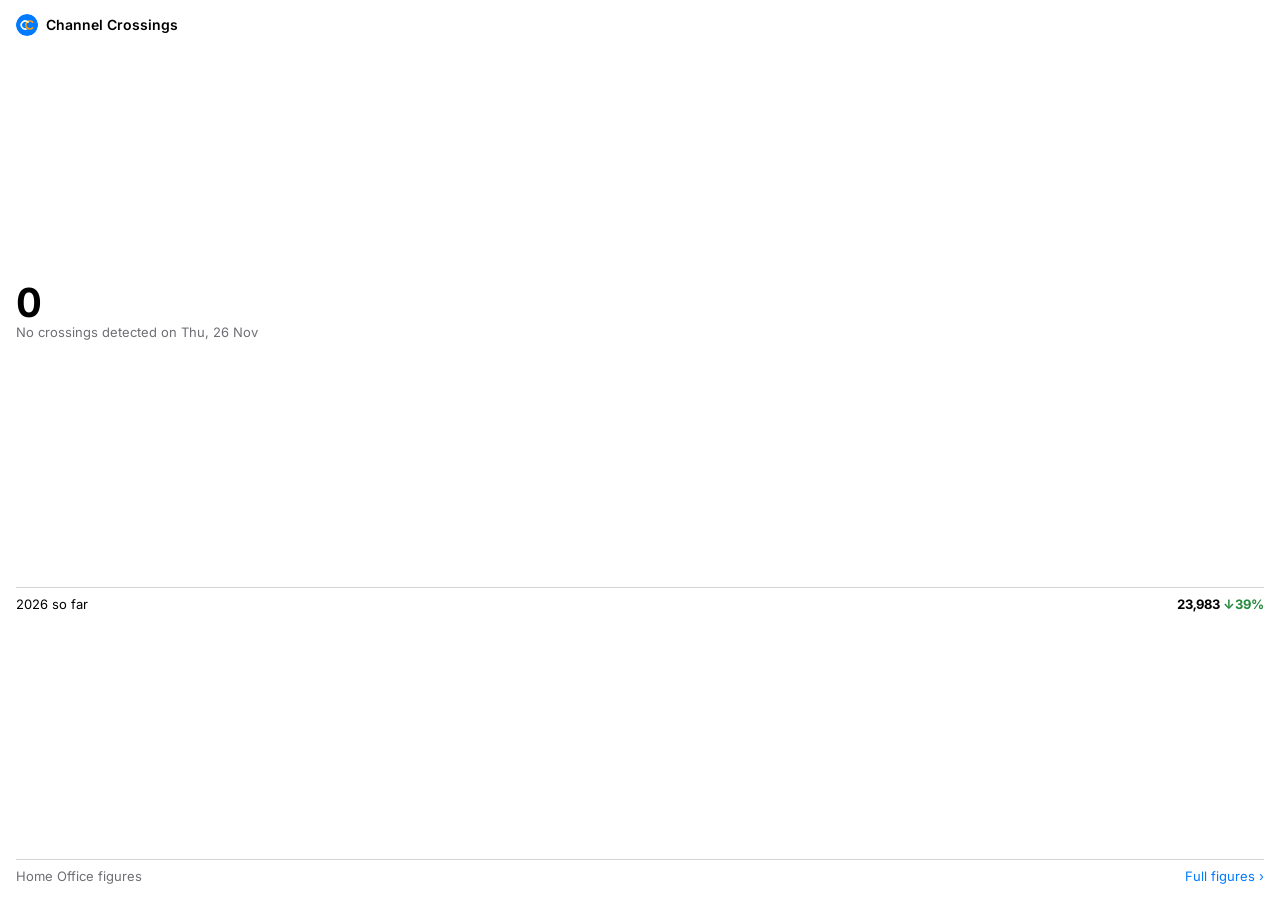
<file: embed.html>
<!doctype html>
<html lang="en">
<head>
<meta charset="utf-8">
<meta name="viewport" content="width=device-width,initial-scale=1">
<meta name="robots" content="noindex">
<title>Channel Crossings · Latest</title>
<style>
/* Inter (SIL Open Font License, vendor/), the same text face as the rest of the site */
@font-face{font-family:Inter;font-style:normal;font-weight:100 900;font-display:swap;src:url(vendor/inter/inter-latin-ext.woff2) format("woff2");
  unicode-range:U+0100-02AF,U+0304,U+0308,U+0329,U+1E00-1E9F,U+1EF2-1EFF,U+2020,U+20A0-20AB,U+20AD-20C0,U+2113,U+2C60-2C7F,U+A720-A7FF}
@font-face{font-family:Inter;font-style:normal;font-weight:100 900;font-display:swap;src:url(vendor/inter/inter-latin.woff2) format("woff2");
  unicode-range:U+0000-00FF,U+0131,U+0152-0153,U+02BB-02BC,U+02C6,U+02DA,U+02DC,U+0304,U+0308,U+0329,U+2000-206F,U+2074,U+20AC,U+2122,U+2191,U+2193,U+2212,U+2215,U+FEFF,U+FFFD}

:root{color-scheme:light dark;--bg:#FFFFFF;--label:#000;--label2:rgba(60,60,67,.74);--blue:#007AFF;--green:#248A3D;--red:#D70015;--sep:rgba(60,60,67,.22)}
@media (prefers-color-scheme:dark){:root{--bg:#1C1C1E;--label:#fff;--label2:rgba(235,235,245,.6);--blue:#0A84FF;--green:#30D158;--red:#FF453A;--sep:rgba(84,84,88,.6)}}
*{box-sizing:border-box}
html,body{height:100%;margin:0}
body{background:var(--bg);color:var(--label);font:15px/1.35 Inter,"Helvetica Neue",Helvetica,Arial,sans-serif;-webkit-font-smoothing:antialiased}
a.card{display:flex;flex-direction:column;justify-content:space-between;height:100%;padding:14px 16px;color:inherit;text-decoration:none}
.top{display:flex;align-items:center;gap:8px;font-weight:600;font-size:14px}
.top svg{width:22px;height:22px;border-radius:50%;flex:none}
.big{font-size:40px;font-weight:700;line-height:1.05;font-variant-numeric:tabular-nums}
.sub{color:var(--label2);font-size:13px}
.row{display:flex;justify-content:space-between;align-items:baseline;border-top:1px solid var(--sep);padding-top:8px;font-size:13px}
.row b{font-variant-numeric:tabular-nums}
.down{color:var(--green)}.up{color:var(--red)}
.more{color:var(--blue)}
</style>
</head>
<body>
<a class="card" href="https://channelcrossings.world/" target="_blank" rel="noopener">
  <div class="top">
    <svg viewBox="0 0 400 400" aria-hidden="true"><circle cx="200" cy="200" r="200" fill="#007AFF"/><path d="M302.9 149.1 A72 72 0 1 0 302.9 250.9" fill="none" stroke="#FF9F0A" stroke-width="30" stroke-linecap="round"/><path d="M218.9 149.1 A72 72 0 1 0 209.3 259.0" fill="none" stroke="#FFFFFF" stroke-width="30" stroke-linecap="round"/><path d="M239.5 270.9 A72 72 0 0 1 184.3 224.6" fill="none" stroke="#007AFF" stroke-width="44" stroke-linecap="butt"/><path d="M243.2 271.5 A72 72 0 0 1 183.1 221.1" fill="none" stroke="#FF9F0A" stroke-width="30" stroke-linecap="butt"/></svg>
    Channel Crossings
  </div>
  <div>
    <div class="big" id="n">–</div>
    <div class="sub" id="d">Loading the latest figures…</div>
  </div>
  <div class="row"><span id="yl">Year so far</span><b id="y">–</b></div>
  <div class="row"><span class="sub">Home Office figures</span><span class="more">Full figures ›</span></div>
</a>
<script>
(async function(){
  var $ = function(id){ return document.getElementById(id); };
  var fmt = function(n){ return Number(n).toLocaleString("en-GB"); };
  try{
    var data = await (await fetch("recent.json", {cache:"no-cache"})).json();
    var days = data.days, last = days[days.length-1], yr = last.date.slice(0,4);
    var when = new Date(last.date + "T00:00:00Z").toLocaleDateString("en-GB", {weekday:"short", day:"numeric", month:"short", timeZone:"UTC"});
    $("n").textContent = fmt(last.migrants);
    $("d").textContent = last.migrants === 0 ? "No crossings detected on " + when : (last.migrants === 1 ? "person" : "people") + " crossed on " + when;
    var ytd = data.ytdBase + days.filter(function(d){ return d.date > data.ytdBaseDate && d.date.slice(0,4) === yr; }).reduce(function(s,d){ return s + d.migrants; }, 0);
    $("yl").textContent = yr + " so far";
    $("y").textContent = fmt(ytd);
    if(data.prevYearSamePoint){
      var pct = Math.round((ytd/data.prevYearSamePoint - 1)*100);
      var sp = document.createElement("span"); sp.className = pct < 0 ? "down" : "up";
      sp.textContent = " " + (pct < 0 ? "↓" : "↑") + Math.abs(pct) + "%";
      $("y").append(sp);
    }
  }catch(e){ $("d").textContent = "Tap for the latest figures"; }
})();
</script>
</body>
</html>
</file>
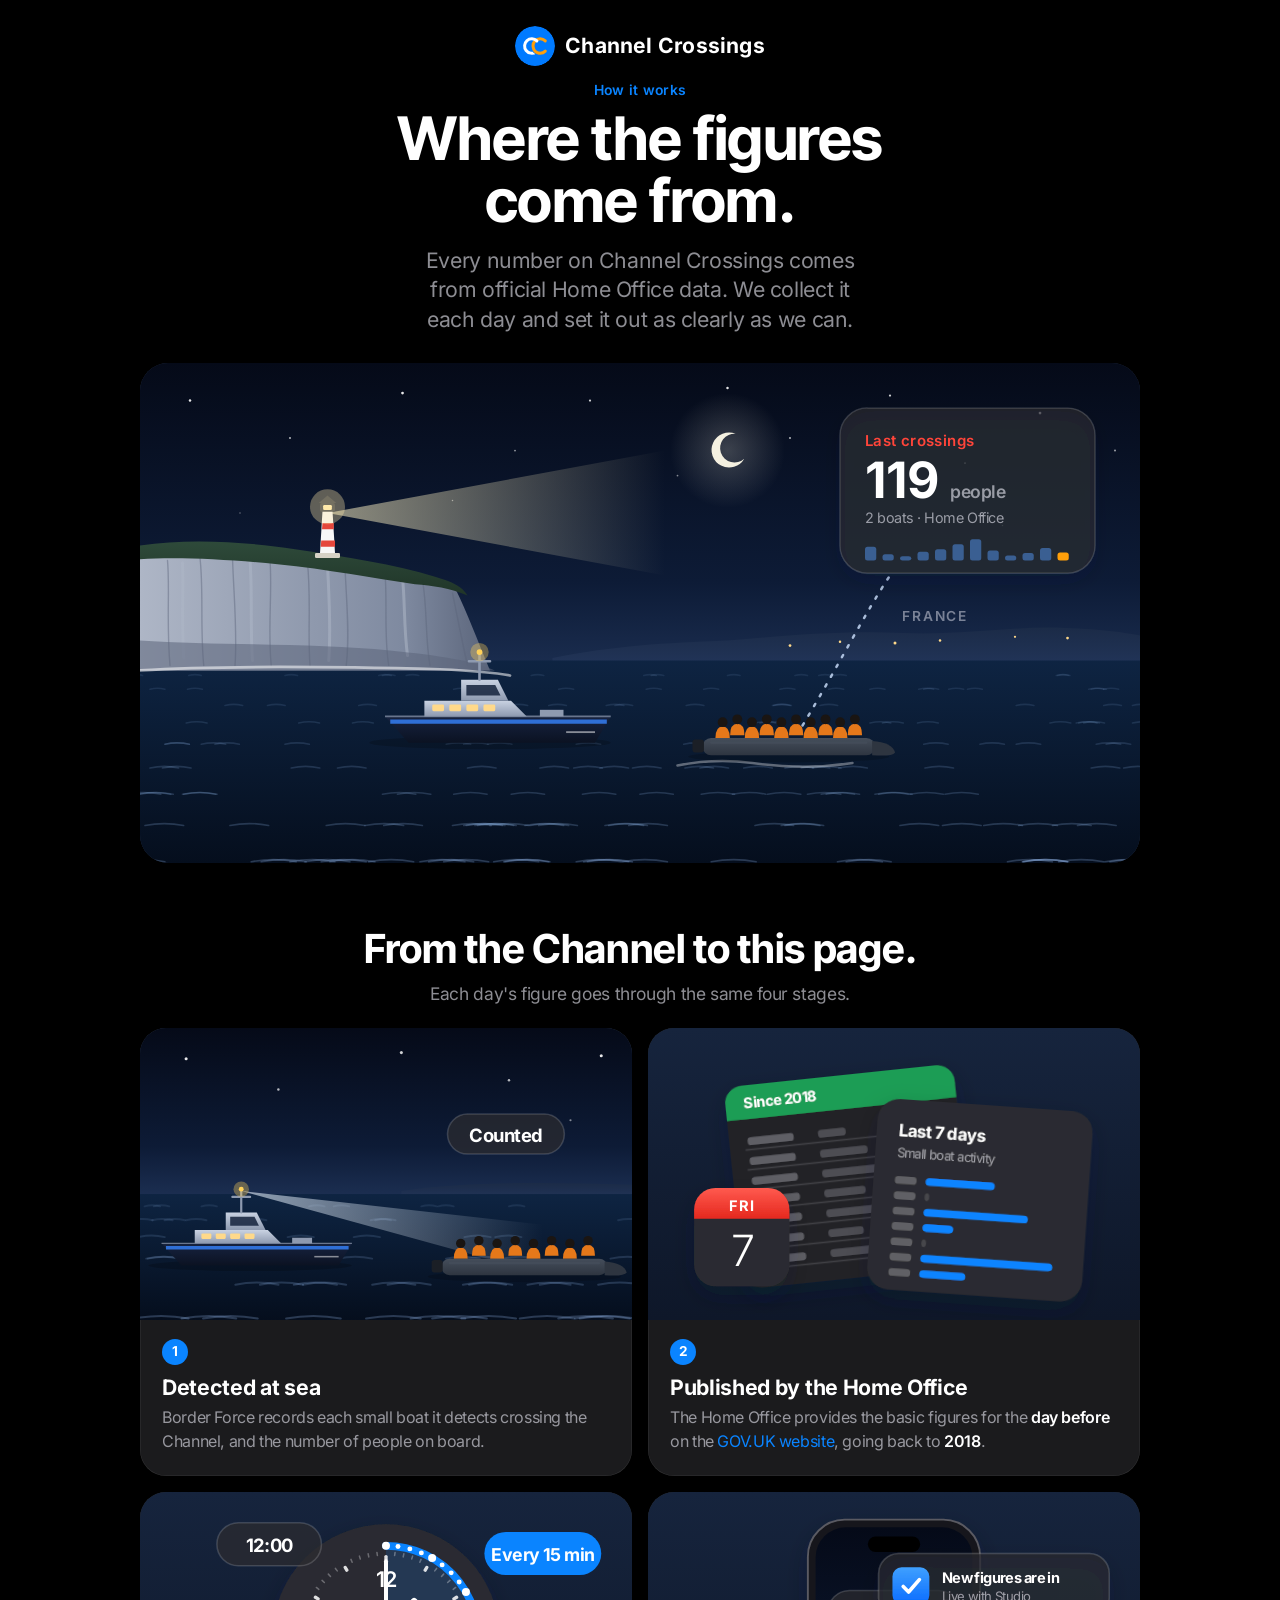
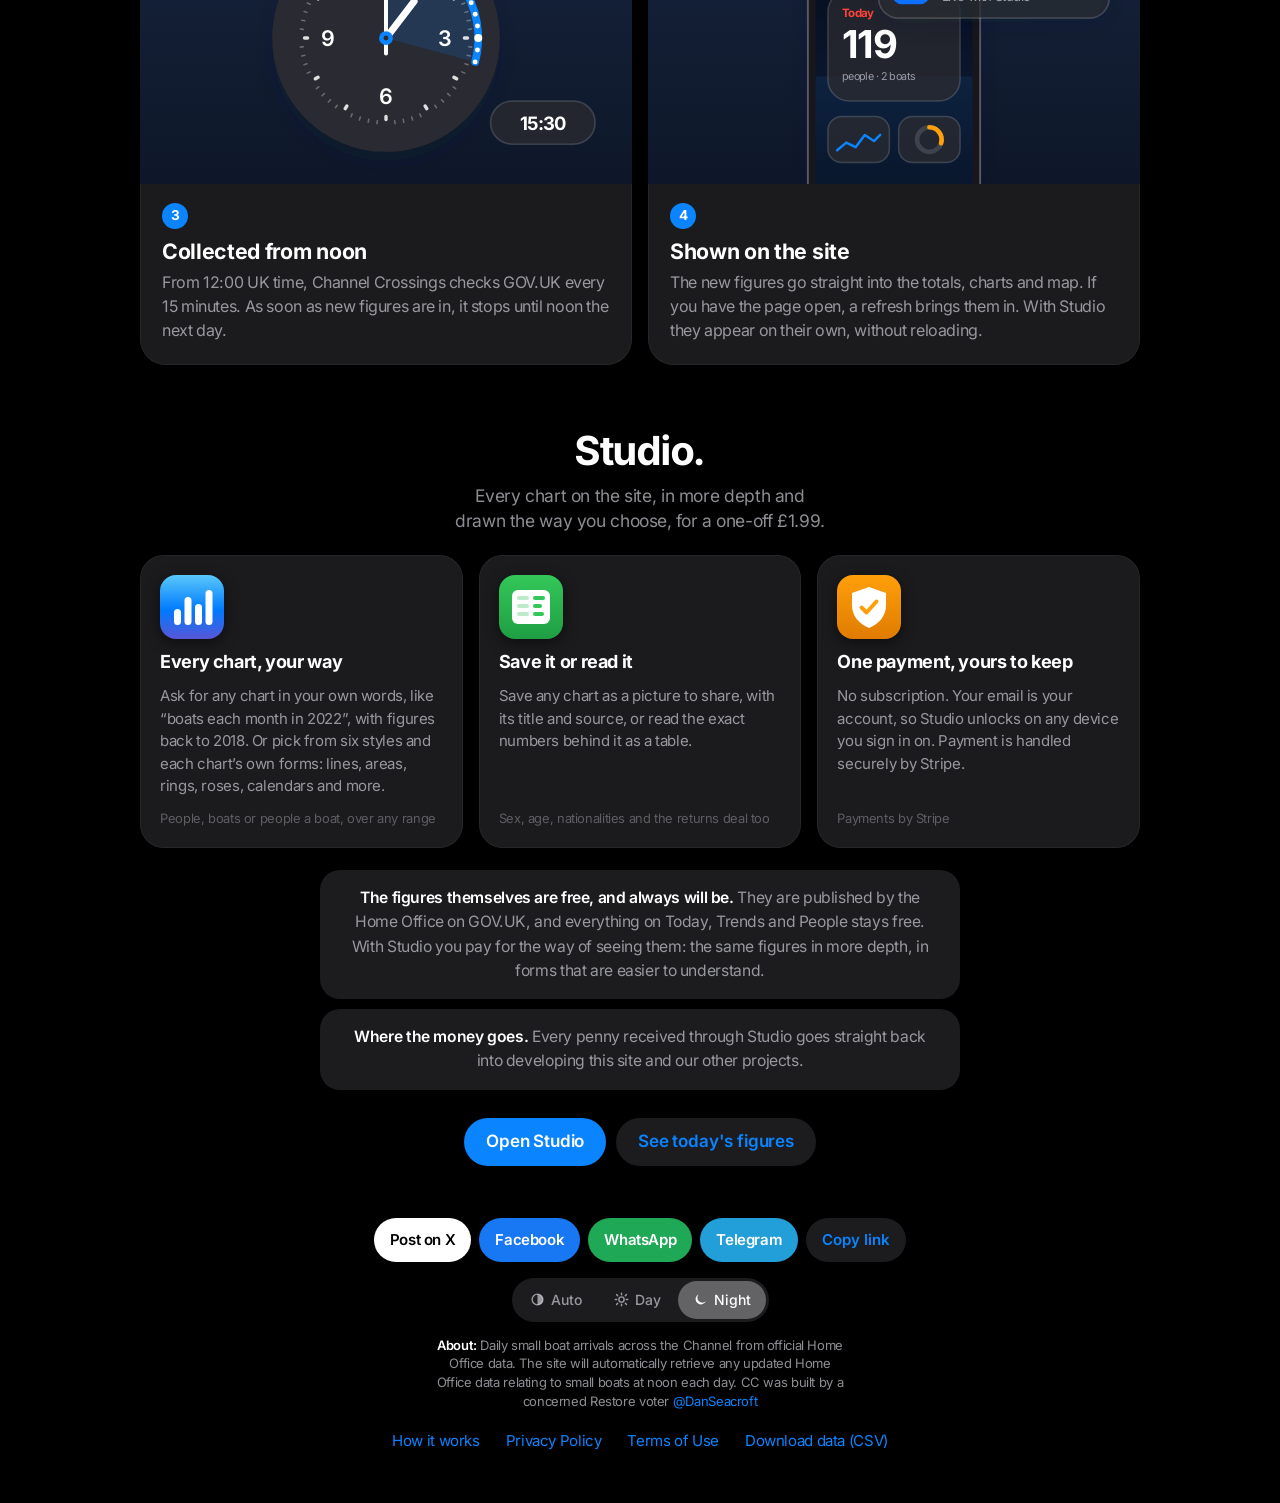
<file: how-it-works.html>
<!doctype html>
<html lang="en-GB">
<head>
<meta charset="utf-8">
<meta name="viewport" content="width=device-width,initial-scale=1,viewport-fit=cover">
<meta name="description" content="How Channel Crossings works: where the daily small boat figures come from, how they reach the site, and how to read them.">
<meta name="theme-color" content="#F2F2F7" media="(prefers-color-scheme: light)">
<meta name="theme-color" content="#000000" media="(prefers-color-scheme: dark)">
<script>/* Night is the default; Day or Auto only when chosen */
function ccTheme(t){var r=document.documentElement;if(t==="auto")r.removeAttribute("data-theme");else r.setAttribute("data-theme",t);
  var c=t==="auto"?null:(t==="light"?"#F2F2F7":"#000000");document.querySelectorAll('meta[name="theme-color"]').forEach(function(m){if(!m.dataset.c)m.dataset.c=m.content;m.content=c||m.dataset.c;});}
try{var t=localStorage.getItem("cc-theme");ccTheme(t==="light"||t==="auto"?t:"dark")}catch(e){ccTheme("dark")}</script>
<title>How It Works · Channel Crossings</title>
<link rel="icon" href="favicon.svg" type="image/svg+xml">
<link rel="apple-touch-icon" href="apple-touch-icon.png">
<link rel="canonical" href="https://channelcrossings.world/how-it-works.html">
<style>
/* Inter for text and Inter Tight for headings and big figures (SIL Open Font License, vendor/): a Helvetica Now look on every device,
   with its spurless G and straight-legged R */
@font-face{font-family:Inter;font-style:normal;font-weight:100 900;font-display:swap;src:url(vendor/inter/inter-latin-ext.woff2) format("woff2");
  unicode-range:U+0100-02AF,U+0304,U+0308,U+0329,U+1E00-1E9F,U+1EF2-1EFF,U+2020,U+20A0-20AB,U+20AD-20C0,U+2113,U+2C60-2C7F,U+A720-A7FF}
@font-face{font-family:Inter;font-style:normal;font-weight:100 900;font-display:swap;src:url(vendor/inter/inter-latin.woff2) format("woff2");
  unicode-range:U+0000-00FF,U+0131,U+0152-0153,U+02BB-02BC,U+02C6,U+02DA,U+02DC,U+0304,U+0308,U+0329,U+2000-206F,U+2074,U+20AC,U+2122,U+2191,U+2193,U+2212,U+2215,U+FEFF,U+FFFD}
@font-face{font-family:"Inter Tight";font-style:normal;font-weight:100 900;font-display:swap;src:url(vendor/inter-tight/inter-tight-latin-ext.woff2) format("woff2");
  unicode-range:U+0100-02BA,U+02BD-02C5,U+02C7-02CC,U+02CE-02D7,U+02DD-02FF,U+0304,U+0308,U+0329,U+1D00-1DBF,U+1E00-1E9F,U+1EF2-1EFF,U+2020,U+20A0-20AB,U+20AD-20C4,U+2113,U+2C60-2C7F,U+A720-A7FF}
@font-face{font-family:"Inter Tight";font-style:normal;font-weight:100 900;font-display:swap;src:url(vendor/inter-tight/inter-tight-latin.woff2) format("woff2");
  unicode-range:U+0000-00FF,U+0131,U+0152-0153,U+02BB-02BC,U+02C6,U+02DA,U+02DC,U+0304,U+0308,U+0329,U+2000-206F,U+20AC,U+2122,U+2191,U+2193,U+2212,U+2215,U+FEFF,U+FFFD}
h1,h2{font-family:"Inter Tight",Inter,"Helvetica Neue",Helvetica,Arial,sans-serif!important;letter-spacing:-.008em!important}   /* headings in Inter Tight, the display cut, which is already tightly spaced */

:root{
  --bg:#F2F2F7; --card:#FFFFFF; --label:#000000; --label2:rgba(60,60,67,.74); --label3:rgba(60,60,67,.45);
  --sep:rgba(60,60,67,.22); --fill:rgba(118,118,128,.12); --blue:#007AFF; --red:#FF3B30; --orange:#FF9500; --green:#34C759; --teal:#30B0C7;
  --shadow:0 1px 2px rgba(0,0,0,.04),0 8px 30px rgba(0,0,0,.06);
  --font:Inter,"Helvetica Neue",Helvetica,Arial,sans-serif;
  --a-sky1:#7FB8EC; --a-sky2:#BFDDF5; --a-sky3:#F4E6CF; --a-sun:#FFE3A1; --a-day:1; --a-night:0;
  --a-sea1:#3D86C6; --a-sea2:#1E5C97; --a-wave:rgba(255,255,255,.55); --a-glint:#FFFFFF;
  --a-chalk1:#FBF8F1; --a-chalk2:#E3DCCB; --a-chalk3:#C9BFA9; --a-grass1:#7DB35A; --a-grass2:#5C9442;
  --a-far:#9DB6CB; --a-far2:#B6C9D9; --a-hull:#1F2C44; --a-hull2:#2D3E5E; --a-cabin:#FFFFFF; --a-cabin2:#DCE3EC; --a-stripe:#2F6FD6;
  --a-tube:#5B6470; --a-tube2:#79828E; --a-vest:#FF8A1F; --a-head:#3B3029;
  --a-glass:rgba(255,255,255,.78); --a-glass-b:rgba(255,255,255,.95); --a-ink:#0B0B0F; --a-ink2:rgba(60,60,67,.72);
  --a-paper:#FFFFFF; --a-paper2:#F2F4F8; --a-line:rgba(60,60,67,.16); --a-bar:#0A84FF; --a-bar2:#9FC9FF; --a-shadow:rgba(20,40,80,.18);
  --a-tile1:#EAF3FF; --a-tile2:#D6E7FD; --a-beam:0;
}
@media (prefers-color-scheme: dark){
  :root:not([data-theme="light"]){
    color-scheme:dark;
    --bg:#000000; --card:#1C1C1E; --label:#FFFFFF; --label2:rgba(235,235,245,.6); --label3:rgba(235,235,245,.32);
    --sep:rgba(84,84,88,.6); --fill:rgba(118,118,128,.24); --blue:#0A84FF; --red:#FF453A; --orange:#FF9F0A; --green:#30D158; --teal:#40C8E0;
    --shadow:inset 0 0 0 .5px rgba(255,255,255,.1);
    --a-sky1:#050A18; --a-sky2:#0D1B36; --a-sky3:#1C2F52; --a-sun:#F4F0E0; --a-day:0; --a-night:1;
  --a-sea1:#0E2442; --a-sea2:#050E1D; --a-wave:rgba(160,200,255,.28); --a-glint:#CFE3FF;
  --a-chalk1:#AEB6C6; --a-chalk2:#7F8AA0; --a-chalk3:#5B657B; --a-grass1:#2E4A3A; --a-grass2:#203528;
  --a-far:#1B2B47; --a-far2:#22355A; --a-hull:#0B1222; --a-hull2:#172340; --a-cabin:#C9D2E2; --a-cabin2:#8E9AB0; --a-stripe:#2F6FD6;
  --a-tube:#2E3540; --a-tube2:#454E5B; --a-vest:#E5781A; --a-head:#1A1512;
  --a-glass:rgba(44,44,48,.72); --a-glass-b:rgba(255,255,255,.16); --a-ink:#FFFFFF; --a-ink2:rgba(235,235,245,.6);
  --a-paper:#2C2C30; --a-paper2:#232327; --a-line:rgba(235,235,245,.14); --a-bar:#0A84FF; --a-bar2:#3A5F92; --a-shadow:rgba(0,0,0,.5);
  --a-tile1:#16243D; --a-tile2:#0E1729; --a-beam:1;
  }
}
:root[data-theme="dark"]{
  color-scheme:dark;
  --bg:#000000; --card:#1C1C1E; --label:#FFFFFF; --label2:rgba(235,235,245,.6); --label3:rgba(235,235,245,.32);
  --sep:rgba(84,84,88,.6); --fill:rgba(118,118,128,.24); --blue:#0A84FF; --red:#FF453A; --orange:#FF9F0A; --green:#30D158; --teal:#40C8E0;
  --shadow:inset 0 0 0 .5px rgba(255,255,255,.1);
  --a-sky1:#050A18; --a-sky2:#0D1B36; --a-sky3:#1C2F52; --a-sun:#F4F0E0; --a-day:0; --a-night:1;
  --a-sea1:#0E2442; --a-sea2:#050E1D; --a-wave:rgba(160,200,255,.28); --a-glint:#CFE3FF;
  --a-chalk1:#AEB6C6; --a-chalk2:#7F8AA0; --a-chalk3:#5B657B; --a-grass1:#2E4A3A; --a-grass2:#203528;
  --a-far:#1B2B47; --a-far2:#22355A; --a-hull:#0B1222; --a-hull2:#172340; --a-cabin:#C9D2E2; --a-cabin2:#8E9AB0; --a-stripe:#2F6FD6;
  --a-tube:#2E3540; --a-tube2:#454E5B; --a-vest:#E5781A; --a-head:#1A1512;
  --a-glass:rgba(44,44,48,.72); --a-glass-b:rgba(255,255,255,.16); --a-ink:#FFFFFF; --a-ink2:rgba(235,235,245,.6);
  --a-paper:#2C2C30; --a-paper2:#232327; --a-line:rgba(235,235,245,.14); --a-bar:#0A84FF; --a-bar2:#3A5F92; --a-shadow:rgba(0,0,0,.5);
  --a-tile1:#16243D; --a-tile2:#0E1729; --a-beam:1;
}
*{box-sizing:border-box}
html{-webkit-text-size-adjust:100%;text-size-adjust:100%;font-size:17px}
@supports (font: -apple-system-body) and (-webkit-touch-callout: none){html{font:-apple-system-body}}
body{
  margin:0; background:var(--bg); color:var(--label);
  font:1rem/1.45 var(--font); letter-spacing:-.022em; -webkit-font-smoothing:antialiased;
  padding-block:max(24px, env(safe-area-inset-top, 0px)) max(40px, env(safe-area-inset-bottom, 0px));
  padding-inline:max(16px, env(safe-area-inset-left, 0px)) max(16px, env(safe-area-inset-right, 0px));
}
a{color:var(--blue); text-decoration:none}
strong{font-weight:600}
svg{display:block}
.wrap{max-width:1000px; margin:0 auto}

/* hero: the title over a wide picture of the Strait */
.hero{text-align:center; margin:4px 0 0}
.eyebrow{font:600 .82rem/1.2 var(--font); letter-spacing:.02em; color:var(--blue); margin:0 0 8px}
h1{font:700 clamp(34px,6.4vw,60px)/1.04 var(--font); letter-spacing:-.025em; margin:0 auto; max-width:14ch; text-wrap:balance}
.lead{font-size:clamp(1.02rem,1.9vw,1.25rem); line-height:1.4; color:var(--label2); margin:14px auto 0; max-width:34ch; text-wrap:balance}
.scene{margin:28px 0 0; border-radius:28px; overflow:hidden; box-shadow:var(--shadow); background:var(--a-sky2); aspect-ratio:800/400}
.scene svg{width:100%; height:100%}

/* section headings */
.sec{margin:64px 0 0}
.sec-h{text-align:center; margin:0 0 22px}
.sec-h h2{font:700 clamp(26px,4.2vw,40px)/1.1 var(--font); letter-spacing:-.02em; margin:0; text-wrap:balance}
.sec-h p{color:var(--label2); margin:10px auto 0; max-width:40ch; font-size:1.02rem; text-wrap:balance}

/* the four steps */
.steps{list-style:none; margin:0; padding:0; display:grid; grid-template-columns:repeat(2,minmax(0,1fr)); gap:16px}
.step{background:var(--card); border-radius:26px; overflow:hidden; box-shadow:var(--shadow); display:flex; flex-direction:column}
.step .art{aspect-ratio:320/190; background:linear-gradient(180deg,var(--a-tile1),var(--a-tile2))}
.step .art svg{width:100%; height:100%}
.step .txt{padding:18px 22px 22px}
.step .n{display:inline-grid; place-items:center; width:26px; height:26px; border-radius:50%; background:var(--blue); color:#fff; font:700 .8rem/1 var(--font); letter-spacing:0; margin:0 0 10px}
.step h3{font:700 1.25rem/1.2 var(--font); letter-spacing:-.015em; margin:0 0 6px}
.step p{margin:0; color:var(--label2); font-size:.94rem; line-height:1.5}
.step p strong{color:var(--label)}

/* live around the Channel */
.live{display:grid; grid-template-columns:repeat(3,minmax(0,1fr)); gap:16px}
.tile{background:var(--card); border-radius:24px; padding:20px; box-shadow:var(--shadow); display:flex; flex-direction:column; gap:12px}
.tile .ic{width:64px; height:64px; border-radius:16px; overflow:hidden; box-shadow:0 4px 14px var(--a-shadow)}
.tile .ic svg{width:100%; height:100%}
.tile h3{font:700 1.06rem/1.25 var(--font); margin:0}
.tile p{margin:0; color:var(--label2); font-size:.88rem; line-height:1.5}
.tile .src{margin-top:auto; font-size:.76rem; color:var(--label3)}

/* reading the figures: a grouped list, like Settings */

/* the end of the page: get the data, or go back to today's figures */
.note{max-width:640px; margin:22px auto 0; padding:16px 20px; border-radius:20px; background:var(--fill); color:var(--label2); font-size:.92rem; line-height:1.55; text-align:center; text-wrap:pretty}
.note strong{color:var(--label)}
.note + .note{margin-top:10px}
.cta{display:flex; flex-wrap:wrap; justify-content:center; gap:10px; margin:28px 0 0}
.btn{display:inline-flex; align-items:center; gap:8px; min-height:48px; padding:0 22px; border-radius:999px; font:600 1rem/1 var(--font); letter-spacing:-.01em}
.btn svg{width:18px; height:18px}
.btn-p{background:var(--blue); color:#fff}
.btn-s{background:var(--fill); color:var(--blue)}
@media (hover:hover){.btn:hover{filter:brightness(1.08)}}
.btn:focus-visible{outline:2px solid var(--blue); outline-offset:3px}

/* gentle motion: the sea, the beam and the clock hand; still for anyone who asks for less motion */
@keyframes bob{50%{transform:translateY(2.5px)}}
@keyframes drift{to{transform:translateX(-40px)}}
@keyframes sweep{0%,100%{transform:rotate(-14deg)}50%{transform:rotate(14deg)}}
@keyframes turn{to{transform:rotate(360deg)}}
.bob{animation:bob 4s ease-in-out infinite; transform-box:fill-box}
.bob2{animation:bob 5s ease-in-out -1.6s infinite; transform-box:fill-box}
.drift{animation:drift 9s linear infinite}
.beam{transform-box:view-box; transform-origin:150px 120px; animation:sweep 7s ease-in-out infinite}
.hand{transform-box:view-box; transform-origin:160px 95px; animation:turn 10s linear infinite}
@media (prefers-reduced-motion:reduce){.bob,.bob2,.drift,.beam,.hand{animation:none}}

@media (max-width:719px){
  .scene{border-radius:22px; margin-top:22px; margin-inline:-4px}
  .sec{margin-top:48px}
  .steps,.live{grid-template-columns:1fr; gap:12px}
  .step{border-radius:22px}
  .tile{flex-direction:row; align-items:flex-start; gap:14px; padding:16px; border-radius:22px}
  .tile .ic{flex:none; width:54px; height:54px; border-radius:14px}
  .tile > div{display:flex; flex-direction:column; gap:4px}
}
@media (min-width:720px) and (max-width:899px){.live{grid-template-columns:1fr}.tile{flex-direction:row; gap:16px}.tile > div{display:flex; flex-direction:column; gap:6px}}
@media (min-width:900px){.tile > div{display:contents}}

/* Night: frosted boxes, the same as the homepage */
:root[data-theme="dark"] :is(.step,.tile){background:rgba(44,44,48,.62);-webkit-backdrop-filter:blur(20px) saturate(160%);backdrop-filter:blur(20px) saturate(160%)}
@media (prefers-color-scheme:dark){:root:not([data-theme="light"]) :is(.step,.tile){background:rgba(44,44,48,.62);-webkit-backdrop-filter:blur(20px) saturate(160%);backdrop-filter:blur(20px) saturate(160%)}}
/* shared header and footer, same as the homepage */
.cc-brand{display:flex; align-items:center; justify-content:center; gap:10px; align-self:center; justify-self:center; width:max-content; margin:0 auto 14px; min-height:44px; text-decoration:none; color:var(--label)}
.cc-brand svg{width:40px; height:40px; flex:none; border-radius:50%; box-shadow:0 2px 10px rgba(0,0,0,.18); transition:transform .2s ease}
.cc-brand span{font:700 21px/1.1 var(--font); letter-spacing:.01em}
.cc-brand:focus-visible{outline:2px solid var(--blue); outline-offset:3px; border-radius:22px}
@media (hover:hover){.cc-brand:hover svg{transform:scale(1.06)}}
footer.cc-foot{width:100%; max-width:1180px; margin:32px auto 0; padding:20px 20px 0; color:var(--label2); font-size:13px; line-height:1.45; text-align:center; display:grid; gap:8px; justify-items:center}
footer.cc-foot p{margin:0; max-width:52ch; font-size:13px; line-height:1.45}
footer.cc-foot p a,.ft-nav a{color:var(--blue); text-decoration:none}
footer.cc-foot strong{color:var(--label); font-weight:600}
.ft-nav{display:flex; flex-wrap:wrap; justify-content:center; align-items:center; gap:0 18px; font-size:15px}
.ft-nav a{display:inline-flex; align-items:center; min-height:44px; padding-inline:4px}
@media (hover:hover){footer.cc-foot p a:hover,.ft-nav a:hover{text-decoration:underline}}
/* share buttons (the same as the homepage's), sharing the homepage */
.ft-share{display:flex;flex-wrap:wrap;justify-content:center;gap:8px;margin-bottom:6px}
.sh{appearance:none;border:0;display:inline-flex;align-items:center;justify-content:center;min-height:44px;padding:0 16px;border-radius:999px;font:600 15px/1 var(--font);text-decoration:none;cursor:pointer;color:#fff;touch-action:manipulation}
.sh-x{background:#000}
.sh-fb{background:#1877F2}.sh-wa{background:#1FA855}.sh-tg{background:#229ED9}
.sh-copy,.sh-more{background:var(--fill);color:var(--blue)}
.sh[hidden]{display:none}
.sh:focus-visible{outline:2px solid var(--blue);outline-offset:2px}
@media (hover:hover){.sh:hover{filter:brightness(1.1)}}
:root[data-theme="dark"] .sh-x{background:#fff;color:#000}
@media (prefers-color-scheme:dark){:root:not([data-theme="light"]) .sh-x{background:#fff;color:#000}}
/* appearance switch: Auto, Day or Night (the same on every page) */
.ft-theme{display:inline-flex;gap:2px;padding:3px;margin:2px 0 6px;border-radius:999px;background:var(--fill,rgba(118,118,128,.12))}
.ft-theme button{appearance:none;border:0;background:none;color:var(--label2);display:inline-flex;align-items:center;gap:6px;min-height:38px;padding:0 15px;border-radius:999px;font:500 14px/1 var(--font);letter-spacing:0;cursor:pointer;touch-action:manipulation;transition:background-color .2s ease,color .2s ease}
.ft-theme svg{width:15px;height:15px;flex:none}
.ft-theme button[aria-pressed="true"]{background:#fff;color:#000;box-shadow:0 1px 3px rgba(0,0,0,.12),0 0 0 .5px rgba(0,0,0,.04)}
:root[data-theme="dark"] .ft-theme button[aria-pressed="true"]{background:#636366;color:#fff;box-shadow:none}
@media (prefers-color-scheme:dark){:root:not([data-theme="light"]) .ft-theme button[aria-pressed="true"]{background:#636366;color:#fff;box-shadow:none}}
@media (hover:hover){.ft-theme button[aria-pressed="false"]:hover{color:var(--label)}}
button,input,select,textarea{font:inherit}
</style>
</head>
<body>
<main class="wrap">
  <a class="cc-brand" href="./" aria-label="Channel Crossings home"><svg viewBox="0 0 400 400" aria-hidden="true"><circle cx="200" cy="200" r="200" fill="#007AFF"></circle><path d="M302.9 149.1 A72 72 0 1 0 302.9 250.9" fill="none" stroke="#FF9F0A" stroke-width="30" stroke-linecap="round"></path><path d="M218.9 149.1 A72 72 0 1 0 209.3 259.0" fill="none" stroke="#FFFFFF" stroke-width="30" stroke-linecap="round"></path><path d="M239.5 270.9 A72 72 0 0 1 184.3 224.6" fill="none" stroke="#007AFF" stroke-width="44" stroke-linecap="butt"></path><path d="M243.2 271.5 A72 72 0 0 1 183.1 221.1" fill="none" stroke="#FF9F0A" stroke-width="30" stroke-linecap="butt"></path></svg><span>Channel Crossings</span></a>
  <header class="hero">
    <p class="eyebrow">How it works</p>
    <h1>Where the figures come from.</h1>
    <p class="lead">Every number on Channel Crossings comes from official Home Office data. We collect it each day and set it out as clearly as we can.</p>
    <div class="scene"><svg viewBox="0 0 800 400" preserveAspectRatio="xMidYMid slice" role="img" aria-label="The Strait of Dover: the white cliffs and a lighthouse on the left, France on the horizon, a patrol cutter and a small boat crossing, and the day's figure rising from the boat to a phone-style card"><defs>
<linearGradient id="gSky" x1="0" y1="0" x2="0" y2="1"><stop offset="0" stop-color="var(--a-sky1)"/><stop offset=".7" stop-color="var(--a-sky2)"/><stop offset="1" stop-color="var(--a-sky3)"/></linearGradient>
<linearGradient id="gSea" x1="0" y1="0" x2="0" y2="1"><stop offset="0" stop-color="var(--a-sea1)"/><stop offset="1" stop-color="var(--a-sea2)"/></linearGradient>
<radialGradient id="gSun" cx=".5" cy=".5" r=".5"><stop offset="0" stop-color="var(--a-sun)" stop-opacity=".95"/><stop offset=".22" stop-color="var(--a-sun)" stop-opacity=".5"/><stop offset="1" stop-color="var(--a-sun)" stop-opacity="0"/></radialGradient>
<linearGradient id="gGrass" x1="0" y1="0" x2="0" y2="1"><stop offset="0" stop-color="var(--a-grass1)"/><stop offset="1" stop-color="var(--a-grass2)"/></linearGradient>
<linearGradient id="gFar" x1="0" y1="0" x2="0" y2="1"><stop offset="0" stop-color="var(--a-far)"/><stop offset="1" stop-color="var(--a-far2)"/></linearGradient>
<linearGradient id="gHull" x1="0" y1="0" x2="0" y2="1"><stop offset="0" stop-color="var(--a-hull2)"/><stop offset="1" stop-color="var(--a-hull)"/></linearGradient>
<linearGradient id="gCabin" x1="0" y1="0" x2="0" y2="1"><stop offset="0" stop-color="var(--a-cabin)"/><stop offset="1" stop-color="var(--a-cabin2)"/></linearGradient>
<linearGradient id="gTube" x1="0" y1="0" x2="0" y2="1"><stop offset="0" stop-color="var(--a-tube2)"/><stop offset="1" stop-color="var(--a-tube)"/></linearGradient>
<linearGradient id="gBeam" x1="0" y1="0" x2="1" y2="0"><stop offset="0" stop-color="#FFF3C4" stop-opacity=".55"/><stop offset="1" stop-color="#FFF3C4" stop-opacity="0"/></linearGradient>
<linearGradient id="gBlue" x1="0" y1="0" x2="0" y2="1"><stop offset="0" stop-color="#3FA0FF"/><stop offset="1" stop-color="#0A6CFF"/></linearGradient>
<linearGradient id="gRed" x1="0" y1="0" x2="0" y2="1"><stop offset="0" stop-color="#FF5A4F"/><stop offset="1" stop-color="#E5281E"/></linearGradient>
<radialGradient id="gMoon" cx=".5" cy=".5" r=".5"><stop offset="0" stop-color="#F4F0E0" stop-opacity=".22"/><stop offset="1" stop-color="#F4F0E0" stop-opacity="0"/></radialGradient>
<linearGradient id="gFace" x1="0" y1="0" x2="1" y2="0"><stop offset="0" stop-color="var(--a-chalk1)"/><stop offset=".75" stop-color="var(--a-chalk2)"/><stop offset="1" stop-color="var(--a-chalk3)"/></linearGradient>
<radialGradient id="gGlint" cx=".5" cy=".5" r=".5"><stop offset="0" stop-color="var(--a-sun)" stop-opacity=".55"/><stop offset="1" stop-color="var(--a-sun)" stop-opacity="0"/></radialGradient>
<filter id="fSoft" x="-20%" y="-20%" width="140%" height="160%"><feDropShadow dx="0" dy="6" stdDeviation="8" flood-color="#0A1A33" flood-opacity=".22"/></filter>
</defs><rect width="800" height="250" fill="url(#gSky)"/><circle cx="560" cy="200" r="150" fill="url(#gSun)" style="opacity:var(--a-day)"/><g style="opacity:var(--a-night)" fill="#fff"><circle cx="40" cy="30" r="1" opacity="0.9"/><circle cx="120" cy="60" r="0.8" opacity="0.7"/><circle cx="210" cy="24" r="1.1" opacity="0.9"/><circle cx="300" cy="70" r="0.7" opacity="0.6"/><circle cx="360" cy="30" r="0.9" opacity="0.8"/><circle cx="430" cy="90" r="0.7" opacity="0.5"/><circle cx="470" cy="20" r="1" opacity="0.9"/><circle cx="520" cy="60" r="0.8" opacity="0.7"/><circle cx="600" cy="26" r="0.9" opacity="0.8"/><circle cx="660" cy="80" r="0.7" opacity="0.6"/><circle cx="720" cy="40" r="1.1" opacity="0.9"/><circle cx="780" cy="70" r="0.8" opacity="0.6"/><circle cx="250" cy="110" r="0.6" opacity="0.5"/><circle cx="80" cy="120" r="0.6" opacity="0.4"/><circle cx="690" cy="130" r="0.6" opacity="0.4"/></g><g style="opacity:var(--a-night)"><circle cx="470" cy="70" r="46" fill="url(#gMoon)"/><path d="M476.5 56.6A14 14 0 1 0 483.4 76.5A11.5 11.5 0 1 1 476.5 56.6Z" fill="#F4F0E0"/></g><path d="M330 236C380 226 420 224 470 222C520 218 560 214 610 216C660 218 700 210 740 212C770 213 790 216 800 218V244H330Z" fill="url(#gFar)"/><g style="opacity:var(--a-night)" fill="#FFD98A"><circle cx="520" cy="226" r="1.1"/><circle cx="560" cy="223" r="1"/><circle cx="604" cy="224" r="1.2"/><circle cx="640" cy="222" r="1"/><circle cx="700" cy="219" r=".9"/><circle cx="742" cy="220" r="1.1"/></g><text x="636" y="206" font-family="var(--font)" font-size="11" font-weight="600" letter-spacing="1.5" fill="var(--a-ink2)" opacity=".8" text-anchor="middle">FRANCE</text><rect y="238" width="800" height="162" fill="url(#gSea)"/><ellipse cx="560" cy="262" rx="150" ry="26" fill="url(#gGlint)" style="opacity:var(--a-day)"/><g style="opacity:var(--a-day)" stroke="#FFF6D8" stroke-width="1.6" stroke-linecap="round" opacity=".5"><path d="M520 250h18M556 254h26M600 249h14M530 262h12M574 266h22M500 258h10M612 260h12"/></g><g class="drift"><g fill="none" stroke="var(--a-wave)" stroke-width="1.3" stroke-linecap="round"><path d="M194 250q5.0 -1.5 10.0 0" opacity="0.35"/><path d="M470 250q5.0 -1.5 10.0 0" opacity="0.35"/><path d="M313 250q5.0 -1.5 10.0 0" opacity="0.35"/><path d="M524 250q5.0 -1.5 10.0 0" opacity="0.35"/><path d="M543 250q5.0 -1.5 10.0 0" opacity="0.35"/><path d="M39 250q5.0 -1.5 10.0 0" opacity="0.35"/><path d="M-8 250q5.0 -1.5 10.0 0" opacity="0.35"/><path d="M734 250q5.0 -1.5 10.0 0" opacity="0.35"/><path d="M213 250q5.0 -1.5 10.0 0" opacity="0.35"/><path d="M191 250q5.0 -1.5 10.0 0" opacity="0.35"/><path d="M876 250q5.0 -1.5 10.0 0" opacity="0.35"/><path d="M403 250q5.0 -1.5 10.0 0" opacity="0.35"/><path d="M733 250q5.0 -1.5 10.0 0" opacity="0.35"/><path d="M409 250q5.0 -1.5 10.0 0" opacity="0.35"/><path d="M555 250q5.0 -1.5 10.0 0" opacity="0.35"/><path d="M116 250q5.0 -1.5 10.0 0" opacity="0.35"/><path d="M551 261q6.0 -1.6 11.9 0" opacity="0.39"/><path d="M761 261q6.0 -1.6 11.9 0" opacity="0.39"/><path d="M451 261q6.0 -1.6 11.9 0" opacity="0.39"/><path d="M647 261q6.0 -1.6 11.9 0" opacity="0.39"/><path d="M584 261q6.0 -1.6 11.9 0" opacity="0.39"/><path d="M38 261q6.0 -1.6 11.9 0" opacity="0.39"/><path d="M662 261q6.0 -1.6 11.9 0" opacity="0.39"/><path d="M512 261q6.0 -1.6 11.9 0" opacity="0.39"/><path d="M251 261q6.0 -1.6 11.9 0" opacity="0.39"/><path d="M8 261q6.0 -1.6 11.9 0" opacity="0.39"/><path d="M759 261q6.0 -1.6 11.9 0" opacity="0.39"/><path d="M405 261q6.0 -1.6 11.9 0" opacity="0.39"/><path d="M627 261q6.0 -1.6 11.9 0" opacity="0.39"/><path d="M771 261q6.0 -1.6 11.9 0" opacity="0.39"/><path d="M623 261q6.0 -1.6 11.9 0" opacity="0.39"/><path d="M809 261q6.0 -1.6 11.9 0" opacity="0.39"/><path d="M335 261q6.0 -1.6 11.9 0" opacity="0.39"/><path d="M701 274q7.0 -1.8 14.1 0" opacity="0.43"/><path d="M380 274q7.0 -1.8 14.1 0" opacity="0.43"/><path d="M822 274q7.0 -1.8 14.1 0" opacity="0.43"/><path d="M771 274q7.0 -1.8 14.1 0" opacity="0.43"/><path d="M68 274q7.0 -1.8 14.1 0" opacity="0.43"/><path d="M102 274q7.0 -1.8 14.1 0" opacity="0.43"/><path d="M175 274q7.0 -1.8 14.1 0" opacity="0.43"/><path d="M849 274q7.0 -1.8 14.1 0" opacity="0.43"/><path d="M373 274q7.0 -1.8 14.1 0" opacity="0.43"/><path d="M544 274q7.0 -1.8 14.1 0" opacity="0.43"/><path d="M251 274q7.0 -1.8 14.1 0" opacity="0.43"/><path d="M437 274q7.0 -1.8 14.1 0" opacity="0.43"/><path d="M327 274q7.0 -1.8 14.1 0" opacity="0.43"/><path d="M296 274q7.0 -1.8 14.1 0" opacity="0.43"/><path d="M507 274q7.0 -1.8 14.1 0" opacity="0.43"/><path d="M506 274q7.0 -1.8 14.1 0" opacity="0.43"/><path d="M794 274q7.0 -1.8 14.1 0" opacity="0.43"/><path d="M594 288q8.3 -2.0 16.6 0" opacity="0.48"/><path d="M816 288q8.3 -2.0 16.6 0" opacity="0.48"/><path d="M751 288q8.3 -2.0 16.6 0" opacity="0.48"/><path d="M872 288q8.3 -2.0 16.6 0" opacity="0.48"/><path d="M584 288q8.3 -2.0 16.6 0" opacity="0.48"/><path d="M127 288q8.3 -2.0 16.6 0" opacity="0.48"/><path d="M755 288q8.3 -2.0 16.6 0" opacity="0.48"/><path d="M848 288q8.3 -2.0 16.6 0" opacity="0.48"/><path d="M794 288q8.3 -2.0 16.6 0" opacity="0.48"/><path d="M492 288q8.3 -2.0 16.6 0" opacity="0.48"/><path d="M622 288q8.3 -2.0 16.6 0" opacity="0.48"/><path d="M170 288q8.3 -2.0 16.6 0" opacity="0.48"/><path d="M728 288q8.3 -2.0 16.6 0" opacity="0.48"/><path d="M496 288q8.3 -2.0 16.6 0" opacity="0.48"/><path d="M236 288q8.3 -2.0 16.6 0" opacity="0.48"/><path d="M37 288q8.3 -2.0 16.6 0" opacity="0.48"/><path d="M749 288q8.3 -2.0 16.6 0" opacity="0.48"/><path d="M871 288q8.3 -2.0 16.6 0" opacity="0.48"/><path d="M60 305q9.7 -2.2 19.5 0" opacity="0.53"/><path d="M701 305q9.7 -2.2 19.5 0" opacity="0.53"/><path d="M349 305q9.7 -2.2 19.5 0" opacity="0.53"/><path d="M116 305q9.7 -2.2 19.5 0" opacity="0.53"/><path d="M245 305q9.7 -2.2 19.5 0" opacity="0.53"/><path d="M672 305q9.7 -2.2 19.5 0" opacity="0.53"/><path d="M765 305q9.7 -2.2 19.5 0" opacity="0.53"/><path d="M20 305q9.7 -2.2 19.5 0" opacity="0.53"/><path d="M533 305q9.7 -2.2 19.5 0" opacity="0.53"/><path d="M20 305q9.7 -2.2 19.5 0" opacity="0.53"/><path d="M627 305q9.7 -2.2 19.5 0" opacity="0.53"/><path d="M278 305q9.7 -2.2 19.5 0" opacity="0.53"/><path d="M773 305q9.7 -2.2 19.5 0" opacity="0.53"/><path d="M863 305q9.7 -2.2 19.5 0" opacity="0.53"/><path d="M435 305q9.7 -2.2 19.5 0" opacity="0.53"/><path d="M879 305q9.7 -2.2 19.5 0" opacity="0.53"/><path d="M259 305q9.7 -2.2 19.5 0" opacity="0.53"/><path d="M49 305q9.7 -2.2 19.5 0" opacity="0.53"/><path d="M520 305q9.7 -2.2 19.5 0" opacity="0.53"/><path d="M8 324q11.4 -2.5 22.8 0" opacity="0.60"/><path d="M158 324q11.4 -2.5 22.8 0" opacity="0.60"/><path d="M347 324q11.4 -2.5 22.8 0" opacity="0.60"/><path d="M529 324q11.4 -2.5 22.8 0" opacity="0.60"/><path d="M121 324q11.4 -2.5 22.8 0" opacity="0.60"/><path d="M18 324q11.4 -2.5 22.8 0" opacity="0.60"/><path d="M761 324q11.4 -2.5 22.8 0" opacity="0.60"/><path d="M262 324q11.4 -2.5 22.8 0" opacity="0.60"/><path d="M843 324q11.4 -2.5 22.8 0" opacity="0.60"/><path d="M787 324q11.4 -2.5 22.8 0" opacity="0.60"/><path d="M320 324q11.4 -2.5 22.8 0" opacity="0.60"/><path d="M394 324q11.4 -2.5 22.8 0" opacity="0.60"/><path d="M448 324q11.4 -2.5 22.8 0" opacity="0.60"/><path d="M559 324q11.4 -2.5 22.8 0" opacity="0.60"/><path d="M516 324q11.4 -2.5 22.8 0" opacity="0.60"/><path d="M483 324q11.4 -2.5 22.8 0" opacity="0.60"/><path d="M538 324q11.4 -2.5 22.8 0" opacity="0.60"/><path d="M827 324q11.4 -2.5 22.8 0" opacity="0.60"/><path d="M436 324q11.4 -2.5 22.8 0" opacity="0.60"/><path d="M368 324q11.4 -2.5 22.8 0" opacity="0.60"/><path d="M628 324q11.4 -2.5 22.8 0" opacity="0.60"/><path d="M194 345q13.3 -2.8 26.6 0" opacity="0.67"/><path d="M251 345q13.3 -2.8 26.6 0" opacity="0.67"/><path d="M860 345q13.3 -2.8 26.6 0" opacity="0.67"/><path d="M449 345q13.3 -2.8 26.6 0" opacity="0.67"/><path d="M474 345q13.3 -2.8 26.6 0" opacity="0.67"/><path d="M-10 345q13.3 -2.8 26.6 0" opacity="0.67"/><path d="M354 345q13.3 -2.8 26.6 0" opacity="0.67"/><path d="M502 345q13.3 -2.8 26.6 0" opacity="0.67"/><path d="M-2 345q13.3 -2.8 26.6 0" opacity="0.67"/><path d="M534 345q13.3 -2.8 26.6 0" opacity="0.67"/><path d="M549 345q13.3 -2.8 26.6 0" opacity="0.67"/><path d="M34 345q13.3 -2.8 26.6 0" opacity="0.67"/><path d="M545 345q13.3 -2.8 26.6 0" opacity="0.67"/><path d="M400 345q13.3 -2.8 26.6 0" opacity="0.67"/><path d="M591 345q13.3 -2.8 26.6 0" opacity="0.67"/><path d="M297 345q13.3 -2.8 26.6 0" opacity="0.67"/><path d="M616 345q13.3 -2.8 26.6 0" opacity="0.67"/><path d="M644 345q13.3 -2.8 26.6 0" opacity="0.67"/><path d="M-0 345q13.3 -2.8 26.6 0" opacity="0.67"/><path d="M35 345q13.3 -2.8 26.6 0" opacity="0.67"/><path d="M588 345q13.3 -2.8 26.6 0" opacity="0.67"/><path d="M847 345q13.3 -2.8 26.6 0" opacity="0.67"/><path d="M206 345q13.3 -2.8 26.6 0" opacity="0.67"/><path d="M391 370q15.4 -3.1 30.9 0" opacity="0.75"/><path d="M513 370q15.4 -3.1 30.9 0" opacity="0.75"/><path d="M268 370q15.4 -3.1 30.9 0" opacity="0.75"/><path d="M308 370q15.4 -3.1 30.9 0" opacity="0.75"/><path d="M261 370q15.4 -3.1 30.9 0" opacity="0.75"/><path d="M312 370q15.4 -3.1 30.9 0" opacity="0.75"/><path d="M516 370q15.4 -3.1 30.9 0" opacity="0.75"/><path d="M250 370q15.4 -3.1 30.9 0" opacity="0.75"/><path d="M319 370q15.4 -3.1 30.9 0" opacity="0.75"/><path d="M675 370q15.4 -3.1 30.9 0" opacity="0.75"/><path d="M4 370q15.4 -3.1 30.9 0" opacity="0.75"/><path d="M492 370q15.4 -3.1 30.9 0" opacity="0.75"/><path d="M642 370q15.4 -3.1 30.9 0" opacity="0.75"/><path d="M259 370q15.4 -3.1 30.9 0" opacity="0.75"/><path d="M180 370q15.4 -3.1 30.9 0" opacity="0.75"/><path d="M703 370q15.4 -3.1 30.9 0" opacity="0.75"/><path d="M195 370q15.4 -3.1 30.9 0" opacity="0.75"/><path d="M149 370q15.4 -3.1 30.9 0" opacity="0.75"/><path d="M372 370q15.4 -3.1 30.9 0" opacity="0.75"/><path d="M608 370q15.4 -3.1 30.9 0" opacity="0.75"/><path d="M72 370q15.4 -3.1 30.9 0" opacity="0.75"/><path d="M270 370q15.4 -3.1 30.9 0" opacity="0.75"/><path d="M280 370q15.4 -3.1 30.9 0" opacity="0.75"/><path d="M730 370q15.4 -3.1 30.9 0" opacity="0.75"/><path d="M375 370q15.4 -3.1 30.9 0" opacity="0.75"/><path d="M750 370q15.4 -3.1 30.9 0" opacity="0.75"/><path d="M132 399q17.9 -3.5 35.9 0" opacity="0.85"/><path d="M283 399q17.9 -3.5 35.9 0" opacity="0.85"/><path d="M565 399q17.9 -3.5 35.9 0" opacity="0.85"/><path d="M776 399q17.9 -3.5 35.9 0" opacity="0.85"/><path d="M386 399q17.9 -3.5 35.9 0" opacity="0.85"/><path d="M183 399q17.9 -3.5 35.9 0" opacity="0.85"/><path d="M89 399q17.9 -3.5 35.9 0" opacity="0.85"/><path d="M457 399q17.9 -3.5 35.9 0" opacity="0.85"/><path d="M152 399q17.9 -3.5 35.9 0" opacity="0.85"/><path d="M706 399q17.9 -3.5 35.9 0" opacity="0.85"/><path d="M735 399q17.9 -3.5 35.9 0" opacity="0.85"/><path d="M145 399q17.9 -3.5 35.9 0" opacity="0.85"/><path d="M231 399q17.9 -3.5 35.9 0" opacity="0.85"/><path d="M707 399q17.9 -3.5 35.9 0" opacity="0.85"/><path d="M558 399q17.9 -3.5 35.9 0" opacity="0.85"/><path d="M706 399q17.9 -3.5 35.9 0" opacity="0.85"/><path d="M291 399q17.9 -3.5 35.9 0" opacity="0.85"/><path d="M97 399q17.9 -3.5 35.9 0" opacity="0.85"/><path d="M243 399q17.9 -3.5 35.9 0" opacity="0.85"/><path d="M694 399q17.9 -3.5 35.9 0" opacity="0.85"/><path d="M224 399q17.9 -3.5 35.9 0" opacity="0.85"/><path d="M292 399q17.9 -3.5 35.9 0" opacity="0.85"/><path d="M355 399q17.9 -3.5 35.9 0" opacity="0.85"/><path d="M358 399q17.9 -3.5 35.9 0" opacity="0.85"/><path d="M349 399q17.9 -3.5 35.9 0" opacity="0.85"/><path d="M809 399q17.9 -3.5 35.9 0" opacity="0.85"/><path d="M120 399q17.9 -3.5 35.9 0" opacity="0.85"/><path d="M-16 399q17.9 -3.5 35.9 0" opacity="0.85"/><path d="M829 399q17.9 -3.5 35.9 0" opacity="0.85"/><path d="M772 399q17.9 -3.5 35.9 0" opacity="0.85"/><path d="M868 399q17.9 -3.5 35.9 0" opacity="0.85"/></g></g><path d="M0 150C40 146 80 149 120 154C160 158 200 164 232 172L252 180C262 200 270 222 280 246H0Z" fill="url(#gFace)"/><g fill="none" stroke-linecap="round"><g stroke="var(--a-chalk3)" stroke-width="1.1" opacity=".45"><path d="M22 158c2 22-1 50 2 84M48 156c3 26 0 56 3 86M74 156c1 30 4 60 2 86M104 158c2 26-2 54 1 84M134 160c3 30 0 56 2 82M164 163c1 26 4 54 1 79M196 168c2 24-1 50 3 74M226 174c4 22 2 46 6 68M250 184c4 20 8 40 12 58"/></g><g stroke="var(--a-chalk1)" stroke-width="2.4" opacity=".55"><path d="M34 160c1 20-1 44 1 76M88 158c2 24 0 52 2 80M150 162c1 22 3 48 1 76M210 172c2 18 1 40 4 62"/></g></g><path d="M0 222C60 226 140 224 200 230C240 234 266 238 284 246H0Z" fill="var(--a-chalk3)" opacity=".55"/><path d="M0 146C40 140 84 143 124 149C164 155 204 161 236 171C250 175 258 179 262 186C248 180 234 178 220 177C186 172 150 165 110 161C70 157 30 155 0 157Z" fill="url(#gGrass)"/><path d="M0 246C60 242 160 243 240 245C262 246 280 247 296 250" fill="none" stroke="#fff" stroke-width="2.2" stroke-linecap="round" opacity=".55"/><g class="beam" style="opacity:var(--a-beam)"><path d="M150 120L420 70V170Z" fill="url(#gBeam)"/></g><g transform="translate(142 112)"><path d="M2 40L4 6H12L14 40Z" fill="#F7F7F7"/><path d="M3 30h11v5H2.6zM4 16h9v5H3.6z" fill="#E5463B"/><rect x="2" y="0" width="12" height="7" rx="1.5" fill="#2A2F3A"/><rect x="4.5" y="1.6" width="7" height="4" rx="1" fill="#FFE9A8"/><path d="M1 0L8 -6L15 0Z" fill="#2A2F3A"/><rect x="-2" y="40" width="20" height="4" rx="1" fill="#D6D2C6"/></g><circle cx="150" cy="115" r="14" fill="#FFE9A8" style="opacity:calc(var(--a-night)*.35)"/><g transform="translate(196 268) scale(1.05)"><g class="bob2">
<ellipse cx="80" cy="34" rx="92" ry="5" fill="#000" opacity=".2"/>
<path d="M0 14H172L160 34H18Z" fill="url(#gHull)"/>
<path d="M4 18H169" stroke="var(--a-stripe)" stroke-width="3.2"/>
<path d="M30 14V2H96L108 14Z" fill="url(#gCabin)"/>
<path d="M58 2V-14H86L94 2Z" fill="url(#gCabin)"/>
<path d="M62 -10H84l4 8H62Z" fill="#14233D" opacity=".85"/>
<path d="M0 14H172" stroke="var(--a-cabin2)" stroke-width="1.2" opacity=".7"/><g fill="#FFD98A" style="opacity:var(--a-night)"><rect x="36" y="5" width="9" height="5" rx="1"/><rect x="49" y="5" width="9" height="5" rx="1"/><rect x="62" y="5" width="9" height="5" rx="1"/><rect x="75" y="5" width="9" height="5" rx="1"/></g><g fill="#14233D" style="opacity:calc(var(--a-day)*.75)"><rect x="36" y="5" width="9" height="5" rx="1"/><rect x="49" y="5" width="9" height="5" rx="1"/><rect x="62" y="5" width="9" height="5" rx="1"/><rect x="75" y="5" width="9" height="5" rx="1"/></g>
<path d="M72 -14V-34M64 -28H80" stroke="var(--a-cabin2)" stroke-width="2" stroke-linecap="round"/>
<circle cx="72" cy="-35" r="2.2" fill="#FFD25A"/><circle cx="72" cy="-35" r="7" fill="#FFD25A" style="opacity:calc(var(--a-night)*.35)"/>
<path d="M118 14v-5h18v5" fill="var(--a-cabin2)"/>
<path d="M138 26h22" stroke="#fff" stroke-width="1.4" opacity=".5"/>
</g></g><path d="M430 322q30 -6 60 -2q40 6 80 0" fill="none" stroke="#fff" stroke-width="2" opacity=".35" stroke-linecap="round"/><g transform="translate(450 300) scale(1.15)"><g class="bob">
<ellipse cx="60.0" cy="13" rx="70.0" ry="4" fill="#000" opacity=".18"/>
<path d="M9.0 0.0q0-8 5-8t5 8z" fill="var(--a-vest)"/><circle cx="14.0" cy="-11.0" r="3.4" fill="var(--a-head)"/><path d="M19.2 -2.0q0-8 5-8t5 8z" fill="var(--a-vest)"/><circle cx="24.2" cy="-13.0" r="3.4" fill="var(--a-head)"/><path d="M29.4 0.0q0-8 5-8t5 8z" fill="var(--a-vest)"/><circle cx="34.4" cy="-11.0" r="3.4" fill="var(--a-head)"/><path d="M39.7 -2.0q0-8 5-8t5 8z" fill="var(--a-vest)"/><circle cx="44.7" cy="-13.0" r="3.4" fill="var(--a-head)"/><path d="M49.9 0.0q0-8 5-8t5 8z" fill="var(--a-vest)"/><circle cx="54.9" cy="-11.0" r="3.4" fill="var(--a-head)"/><path d="M60.1 -2.0q0-8 5-8t5 8z" fill="var(--a-vest)"/><circle cx="65.1" cy="-13.0" r="3.4" fill="var(--a-head)"/><path d="M70.3 0.0q0-8 5-8t5 8z" fill="var(--a-vest)"/><circle cx="75.3" cy="-11.0" r="3.4" fill="var(--a-head)"/><path d="M80.6 -2.0q0-8 5-8t5 8z" fill="var(--a-vest)"/><circle cx="85.6" cy="-13.0" r="3.4" fill="var(--a-head)"/><path d="M90.8 0.0q0-8 5-8t5 8z" fill="var(--a-vest)"/><circle cx="95.8" cy="-11.0" r="3.4" fill="var(--a-head)"/><path d="M101.0 -2.0q0-8 5-8t5 8z" fill="var(--a-vest)"/><circle cx="106.0" cy="-13.0" r="3.4" fill="var(--a-head)"/>
<rect x="0" y="0" width="120" height="12" rx="6" fill="url(#gTube)"/>
<path d="M6 3.2H114" stroke="var(--a-tube2)" stroke-width="1.6" stroke-linecap="round" opacity=".8"/>
<path d="M118 2q14 1 16 8q-2 3-16 2z" fill="var(--a-tube)"/>
<rect x="-7" y="1" width="8" height="9" rx="2" fill="#1B1F26"/>
</g></g><path d="M530 290C560 240 580 200 600 170" fill="none" stroke="var(--a-glint)" stroke-width="2" stroke-dasharray="2 7" stroke-linecap="round" opacity=".8"/><g filter="url(#fSoft)"><rect x="560" y="36" width="204" height="132" rx="22" fill="var(--a-glass)" stroke="var(--a-glass-b)" stroke-width="1"/></g><g font-family="var(--font)"><text x="580" y="66" font-size="12" font-weight="600" fill="#FF453A" letter-spacing=".3">Last crossings</text><text x="580" y="108" font-size="40" font-weight="700" fill="var(--a-ink)" letter-spacing="-1">119</text><text x="648" y="108" font-size="14" font-weight="600" fill="var(--a-ink2)">people</text><text x="580" y="128" font-size="11.5" fill="var(--a-ink2)">2 boats · Home Office</text></g><rect x="580" y="147.0" width="9" height="11.0" rx="2" fill="var(--a-bar2)"/><rect x="594" y="153.0" width="9" height="5.0" rx="2" fill="var(--a-bar2)"/><rect x="608" y="154.5" width="9" height="3.5" rx="2" fill="var(--a-bar2)"/><rect x="622" y="151.0" width="9" height="7.0" rx="2" fill="var(--a-bar2)"/><rect x="636" y="149.0" width="9" height="9.0" rx="2" fill="var(--a-bar2)"/><rect x="650" y="145.0" width="9" height="13.0" rx="2" fill="var(--a-bar2)"/><rect x="664" y="141.0" width="9" height="17.0" rx="2" fill="var(--a-bar2)"/><rect x="678" y="150.0" width="9" height="8.0" rx="2" fill="var(--a-bar2)"/><rect x="692" y="154.0" width="9" height="4.0" rx="2" fill="var(--a-bar2)"/><rect x="706" y="152.0" width="9" height="6.0" rx="2" fill="var(--a-bar2)"/><rect x="720" y="148.0" width="9" height="10.0" rx="2" fill="var(--a-bar2)"/><rect x="734" y="151.5" width="9" height="6.5" rx="2" fill="#FF9F0A"/></svg></div>
  </header>

  <section class="sec" aria-labelledby="hSteps">
    <div class="sec-h"><h2 id="hSteps">From the Channel to this page.</h2><p>Each day's figure goes through the same four stages.</p></div>
    <ol class="steps">
      <li class="step"><div class="art"><svg viewBox="0 0 320 190" preserveAspectRatio="xMidYMid slice" aria-hidden="true"><defs>
<linearGradient id="s1Sky" x1="0" y1="0" x2="0" y2="1"><stop offset="0" stop-color="var(--a-sky1)"/><stop offset=".7" stop-color="var(--a-sky2)"/><stop offset="1" stop-color="var(--a-sky3)"/></linearGradient>
<linearGradient id="s1Sea" x1="0" y1="0" x2="0" y2="1"><stop offset="0" stop-color="var(--a-sea1)"/><stop offset="1" stop-color="var(--a-sea2)"/></linearGradient>
<radialGradient id="s1Sun" cx=".5" cy=".5" r=".5"><stop offset="0" stop-color="var(--a-sun)" stop-opacity=".95"/><stop offset=".22" stop-color="var(--a-sun)" stop-opacity=".5"/><stop offset="1" stop-color="var(--a-sun)" stop-opacity="0"/></radialGradient>
<linearGradient id="s1Far" x1="0" y1="0" x2="0" y2="1"><stop offset="0" stop-color="var(--a-far)"/><stop offset="1" stop-color="var(--a-far2)"/></linearGradient>
<linearGradient id="s1Hull" x1="0" y1="0" x2="0" y2="1"><stop offset="0" stop-color="var(--a-hull2)"/><stop offset="1" stop-color="var(--a-hull)"/></linearGradient>
<linearGradient id="s1Cabin" x1="0" y1="0" x2="0" y2="1"><stop offset="0" stop-color="var(--a-cabin)"/><stop offset="1" stop-color="var(--a-cabin2)"/></linearGradient>
<linearGradient id="s1Tube" x1="0" y1="0" x2="0" y2="1"><stop offset="0" stop-color="var(--a-tube2)"/><stop offset="1" stop-color="var(--a-tube)"/></linearGradient>
<linearGradient id="s1Beam2" x1="0" y1="0" x2="1" y2="0"><stop offset="0" stop-color="#EAF4FF" stop-opacity=".6"/><stop offset="1" stop-color="#EAF4FF" stop-opacity="0"/></linearGradient>
</defs><rect width="320" height="110" fill="url(#s1Sky)"/><circle cx="250" cy="96" r="80" fill="url(#s1Sun)" style="opacity:var(--a-day)"/><g style="opacity:var(--a-night)" fill="#fff"><circle cx="30" cy="20" r="1" opacity="0.9"/><circle cx="90" cy="40" r="0.8" opacity="0.7"/><circle cx="170" cy="16" r="1" opacity="0.8"/><circle cx="240" cy="34" r="0.8" opacity="0.7"/><circle cx="300" cy="18" r="1" opacity="0.9"/><circle cx="280" cy="60" r="0.7" opacity="0.5"/></g><path d="M170 106C210 100 260 100 320 102V112H170Z" fill="url(#s1Far)"/><rect y="108" width="320" height="82" fill="url(#s1Sea)"/><g class="drift"><g fill="none" stroke="var(--a-wave)" stroke-width="1.3" stroke-linecap="round"><path d="M110 116q5.0 -1.5 10.0 0" opacity="0.35"/><path d="M40 116q5.0 -1.5 10.0 0" opacity="0.35"/><path d="M240 116q5.0 -1.5 10.0 0" opacity="0.35"/><path d="M9 116q5.0 -1.5 10.0 0" opacity="0.35"/><path d="M194 116q5.0 -1.5 10.0 0" opacity="0.35"/><path d="M126 116q5.0 -1.5 10.0 0" opacity="0.35"/><path d="M3 116q5.0 -1.5 10.0 0" opacity="0.35"/><path d="M183 116q5.0 -1.5 10.0 0" opacity="0.35"/><path d="M-5 125q6.6 -1.7 13.2 0" opacity="0.41"/><path d="M153 125q6.6 -1.7 13.2 0" opacity="0.41"/><path d="M8 125q6.6 -1.7 13.2 0" opacity="0.41"/><path d="M16 125q6.6 -1.7 13.2 0" opacity="0.41"/><path d="M150 125q6.6 -1.7 13.2 0" opacity="0.41"/><path d="M311 125q6.6 -1.7 13.2 0" opacity="0.41"/><path d="M30 125q6.6 -1.7 13.2 0" opacity="0.41"/><path d="M69 125q6.6 -1.7 13.2 0" opacity="0.41"/><path d="M231 136q8.5 -2.0 17.1 0" opacity="0.49"/><path d="M359 136q8.5 -2.0 17.1 0" opacity="0.49"/><path d="M211 136q8.5 -2.0 17.1 0" opacity="0.49"/><path d="M139 136q8.5 -2.0 17.1 0" opacity="0.49"/><path d="M371 136q8.5 -2.0 17.1 0" opacity="0.49"/><path d="M-1 136q8.5 -2.0 17.1 0" opacity="0.49"/><path d="M323 136q8.5 -2.0 17.1 0" opacity="0.49"/><path d="M96 136q8.5 -2.0 17.1 0" opacity="0.49"/><path d="M38 136q8.5 -2.0 17.1 0" opacity="0.49"/><path d="M27 150q11.0 -2.4 22.0 0" opacity="0.58"/><path d="M103 150q11.0 -2.4 22.0 0" opacity="0.58"/><path d="M306 150q11.0 -2.4 22.0 0" opacity="0.58"/><path d="M52 150q11.0 -2.4 22.0 0" opacity="0.58"/><path d="M213 150q11.0 -2.4 22.0 0" opacity="0.58"/><path d="M236 150q11.0 -2.4 22.0 0" opacity="0.58"/><path d="M129 150q11.0 -2.4 22.0 0" opacity="0.58"/><path d="M199 150q11.0 -2.4 22.0 0" opacity="0.58"/><path d="M5 150q11.0 -2.4 22.0 0" opacity="0.58"/><path d="M4 150q11.0 -2.4 22.0 0" opacity="0.58"/><path d="M62 167q14.0 -2.9 28.1 0" opacity="0.70"/><path d="M252 167q14.0 -2.9 28.1 0" opacity="0.70"/><path d="M151 167q14.0 -2.9 28.1 0" opacity="0.70"/><path d="M106 167q14.0 -2.9 28.1 0" opacity="0.70"/><path d="M214 167q14.0 -2.9 28.1 0" opacity="0.70"/><path d="M161 167q14.0 -2.9 28.1 0" opacity="0.70"/><path d="M100 167q14.0 -2.9 28.1 0" opacity="0.70"/><path d="M298 167q14.0 -2.9 28.1 0" opacity="0.70"/><path d="M260 167q14.0 -2.9 28.1 0" opacity="0.70"/><path d="M78 167q14.0 -2.9 28.1 0" opacity="0.70"/><path d="M210 167q14.0 -2.9 28.1 0" opacity="0.70"/><path d="M190 189q17.8 -3.5 35.6 0" opacity="0.84"/><path d="M330 189q17.8 -3.5 35.6 0" opacity="0.84"/><path d="M272 189q17.8 -3.5 35.6 0" opacity="0.84"/><path d="M95 189q17.8 -3.5 35.6 0" opacity="0.84"/><path d="M372 189q17.8 -3.5 35.6 0" opacity="0.84"/><path d="M27 189q17.8 -3.5 35.6 0" opacity="0.84"/><path d="M147 189q17.8 -3.5 35.6 0" opacity="0.84"/><path d="M283 189q17.8 -3.5 35.6 0" opacity="0.84"/><path d="M41 189q17.8 -3.5 35.6 0" opacity="0.84"/><path d="M176 189q17.8 -3.5 35.6 0" opacity="0.84"/><path d="M-4 189q17.8 -3.5 35.6 0" opacity="0.84"/><path d="M247 189q17.8 -3.5 35.6 0" opacity="0.84"/><path d="M286 189q17.8 -3.5 35.6 0" opacity="0.84"/><path d="M209 189q17.8 -3.5 35.6 0" opacity="0.84"/></g></g><path d="M66 106L262 128V160Z" fill="url(#s1Beam2)" style="opacity:calc(.25 + var(--a-night)*.75)"/><g transform="translate(14 130) scale(0.72)"><g class="bob2">
<ellipse cx="80" cy="34" rx="92" ry="5" fill="#000" opacity=".2"/>
<path d="M0 14H172L160 34H18Z" fill="url(#s1Hull)"/>
<path d="M4 18H169" stroke="var(--a-stripe)" stroke-width="3.2"/>
<path d="M30 14V2H96L108 14Z" fill="url(#s1Cabin)"/>
<path d="M58 2V-14H86L94 2Z" fill="url(#s1Cabin)"/>
<path d="M62 -10H84l4 8H62Z" fill="#14233D" opacity=".85"/>
<path d="M0 14H172" stroke="var(--a-cabin2)" stroke-width="1.2" opacity=".7"/><g fill="#FFD98A" style="opacity:var(--a-night)"><rect x="36" y="5" width="9" height="5" rx="1"/><rect x="49" y="5" width="9" height="5" rx="1"/><rect x="62" y="5" width="9" height="5" rx="1"/><rect x="75" y="5" width="9" height="5" rx="1"/></g><g fill="#14233D" style="opacity:calc(var(--a-day)*.75)"><rect x="36" y="5" width="9" height="5" rx="1"/><rect x="49" y="5" width="9" height="5" rx="1"/><rect x="62" y="5" width="9" height="5" rx="1"/><rect x="75" y="5" width="9" height="5" rx="1"/></g>
<path d="M72 -14V-34M64 -28H80" stroke="var(--a-cabin2)" stroke-width="2" stroke-linecap="round"/>
<circle cx="72" cy="-35" r="2.2" fill="#FFD25A"/><circle cx="72" cy="-35" r="7" fill="#FFD25A" style="opacity:calc(var(--a-night)*.35)"/>
<path d="M118 14v-5h18v5" fill="var(--a-cabin2)"/>
<path d="M138 26h22" stroke="#fff" stroke-width="1.4" opacity=".5"/>
</g></g><g transform="translate(196 150) scale(0.9)"><g class="bob">
<ellipse cx="60.0" cy="13" rx="70.0" ry="4" fill="#000" opacity=".18"/>
<path d="M9.0 0.0q0-8 5-8t5 8z" fill="var(--a-vest)"/><circle cx="14.0" cy="-11.0" r="3.4" fill="var(--a-head)"/><path d="M22.1 -2.0q0-8 5-8t5 8z" fill="var(--a-vest)"/><circle cx="27.1" cy="-13.0" r="3.4" fill="var(--a-head)"/><path d="M35.3 0.0q0-8 5-8t5 8z" fill="var(--a-vest)"/><circle cx="40.3" cy="-11.0" r="3.4" fill="var(--a-head)"/><path d="M48.4 -2.0q0-8 5-8t5 8z" fill="var(--a-vest)"/><circle cx="53.4" cy="-13.0" r="3.4" fill="var(--a-head)"/><path d="M61.6 0.0q0-8 5-8t5 8z" fill="var(--a-vest)"/><circle cx="66.6" cy="-11.0" r="3.4" fill="var(--a-head)"/><path d="M74.7 -2.0q0-8 5-8t5 8z" fill="var(--a-vest)"/><circle cx="79.7" cy="-13.0" r="3.4" fill="var(--a-head)"/><path d="M87.9 0.0q0-8 5-8t5 8z" fill="var(--a-vest)"/><circle cx="92.9" cy="-11.0" r="3.4" fill="var(--a-head)"/><path d="M101.0 -2.0q0-8 5-8t5 8z" fill="var(--a-vest)"/><circle cx="106.0" cy="-13.0" r="3.4" fill="var(--a-head)"/>
<rect x="0" y="0" width="120" height="12" rx="6" fill="url(#s1Tube)"/>
<path d="M6 3.2H114" stroke="var(--a-tube2)" stroke-width="1.6" stroke-linecap="round" opacity=".8"/>
<path d="M118 2q14 1 16 8q-2 3-16 2z" fill="var(--a-tube)"/>
<rect x="-7" y="1" width="8" height="9" rx="2" fill="#1B1F26"/>
</g></g><g transform="translate(238 70)"><rect x="-38" y="-14" width="76" height="26" rx="13" fill="var(--a-glass)" stroke="var(--a-glass-b)"/><text x="0" y="4" text-anchor="middle" font-family="var(--font)" font-size="12" font-weight="700" fill="var(--a-ink)">Counted</text></g></svg></div><div class="txt"><span class="n">1</span><h3>Detected at sea</h3>
        <p>Border Force records each small boat it detects crossing the Channel, and the number of people on board.</p></div></li>
      <li class="step"><div class="art"><svg viewBox="0 0 320 190" preserveAspectRatio="xMidYMid meet" aria-hidden="true"><g filter="url(#fSoft)" transform="translate(56 30) rotate(-6 80 70)"><rect width="150" height="132" rx="12" fill="var(--a-paper2)"/><rect width="150" height="22" rx="12" fill="#1F9D55"/><rect y="12" width="150" height="10" fill="#1F9D55"/><text x="12" y="15" font-family="var(--font)" font-size="9.5" font-weight="700" fill="#fff">Since 2018</text><path d="M10 42H140" stroke="var(--a-line)"/><rect x="12" y="34" width="30" height="5" rx="2" fill="var(--a-ink2)" opacity=".5"/><rect x="58" y="34" width="18" height="5" rx="2" fill="var(--a-ink2)" opacity=".35"/><rect x="106" y="34" width="12" height="5" rx="2" fill="var(--a-ink2)" opacity=".35"/><path d="M10 55H140" stroke="var(--a-line)"/><rect x="12" y="47" width="30" height="5" rx="2" fill="var(--a-ink2)" opacity=".5"/><rect x="58" y="47" width="31" height="5" rx="2" fill="var(--a-ink2)" opacity=".35"/><rect x="106" y="47" width="19" height="5" rx="2" fill="var(--a-ink2)" opacity=".35"/><path d="M10 68H140" stroke="var(--a-line)"/><rect x="12" y="60" width="30" height="5" rx="2" fill="var(--a-ink2)" opacity=".5"/><rect x="58" y="60" width="44" height="5" rx="2" fill="var(--a-ink2)" opacity=".35"/><rect x="106" y="60" width="26" height="5" rx="2" fill="var(--a-ink2)" opacity=".35"/><path d="M10 81H140" stroke="var(--a-line)"/><rect x="12" y="73" width="30" height="5" rx="2" fill="var(--a-ink2)" opacity=".5"/><rect x="58" y="73" width="27" height="5" rx="2" fill="var(--a-ink2)" opacity=".35"/><rect x="106" y="73" width="15" height="5" rx="2" fill="var(--a-ink2)" opacity=".35"/><path d="M10 94H140" stroke="var(--a-line)"/><rect x="12" y="86" width="30" height="5" rx="2" fill="var(--a-ink2)" opacity=".5"/><rect x="58" y="86" width="40" height="5" rx="2" fill="var(--a-ink2)" opacity=".35"/><rect x="106" y="86" width="22" height="5" rx="2" fill="var(--a-ink2)" opacity=".35"/><path d="M10 107H140" stroke="var(--a-line)"/><rect x="12" y="99" width="30" height="5" rx="2" fill="var(--a-ink2)" opacity=".5"/><rect x="58" y="99" width="23" height="5" rx="2" fill="var(--a-ink2)" opacity=".35"/><rect x="106" y="99" width="29" height="5" rx="2" fill="var(--a-ink2)" opacity=".35"/><path d="M10 120H140" stroke="var(--a-line)"/><rect x="12" y="112" width="30" height="5" rx="2" fill="var(--a-ink2)" opacity=".5"/><rect x="58" y="112" width="36" height="5" rx="2" fill="var(--a-ink2)" opacity=".35"/><rect x="106" y="112" width="18" height="5" rx="2" fill="var(--a-ink2)" opacity=".35"/></g><g filter="url(#fSoft)" transform="translate(146 50) rotate(4 70 60)"><rect width="140" height="124" rx="14" fill="var(--a-paper)"/><text x="14" y="24" font-family="var(--font)" font-size="11" font-weight="700" fill="var(--a-ink)">Last 7 days</text><text x="14" y="38" font-family="var(--font)" font-size="8.5" fill="var(--a-ink2)">Small boat activity</text><rect x="14" y="50" width="14" height="5" rx="2" fill="var(--a-ink2)" opacity=".45"/><rect x="34" y="50" width="45" height="5" rx="2.5" fill="var(--a-bar)"/><rect x="14" y="60" width="14" height="5" rx="2" fill="var(--a-ink2)" opacity=".45"/><rect x="34" y="60" width="3" height="5" rx="2.5" fill="var(--a-line)"/><rect x="14" y="70" width="14" height="5" rx="2" fill="var(--a-ink2)" opacity=".45"/><rect x="34" y="70" width="68" height="5" rx="2.5" fill="var(--a-bar)"/><rect x="14" y="80" width="14" height="5" rx="2" fill="var(--a-ink2)" opacity=".45"/><rect x="34" y="80" width="20" height="5" rx="2.5" fill="var(--a-bar)"/><rect x="14" y="90" width="14" height="5" rx="2" fill="var(--a-ink2)" opacity=".45"/><rect x="34" y="90" width="3" height="5" rx="2.5" fill="var(--a-line)"/><rect x="14" y="100" width="14" height="5" rx="2" fill="var(--a-ink2)" opacity=".45"/><rect x="34" y="100" width="86" height="5" rx="2.5" fill="var(--a-bar)"/><rect x="14" y="110" width="14" height="5" rx="2" fill="var(--a-ink2)" opacity=".45"/><rect x="34" y="110" width="30" height="5" rx="2.5" fill="var(--a-bar)"/></g><g filter="url(#fSoft)" transform="translate(30 104)"><rect width="62" height="64" rx="14" fill="var(--a-paper)"/><path d="M0 14a14 14 0 0 1 14-14h34a14 14 0 0 1 14 14v6H0z" fill="url(#gRed)"/><text x="31" y="15" text-anchor="middle" font-family="var(--font)" font-size="9.5" font-weight="700" fill="#fff" letter-spacing=".6">FRI</text><text x="31" y="51" text-anchor="middle" font-family="var(--font)" font-size="28" font-weight="300" fill="var(--a-ink)" letter-spacing="-1">7</text></g></svg></div><div class="txt"><span class="n">2</span><h3>Published by the Home Office</h3>
        <p>The Home Office provides the basic figures for the <strong>day before</strong> on the <a href="https://www.gov.uk/government/publications/migrants-detected-crossing-the-english-channel-in-small-boats">GOV.UK website</a>, going back to <strong>2018</strong>.</p></div></li>
      <li class="step"><div class="art"><svg viewBox="0 0 320 190" preserveAspectRatio="xMidYMid meet" aria-hidden="true"><g filter="url(#fSoft)"><circle cx="160" cy="95" r="74" fill="var(--a-paper)"/></g><path d="M160 95L160.0 35.0A60 60 0 0 1 218.0 110.5Z" fill="var(--a-bar)" opacity=".16"/><path d="M160.0 35.0A60 60 0 0 1 218.0 110.5" fill="none" stroke="var(--a-bar)" stroke-width="5" stroke-linecap="round"/><circle cx="160.0" cy="35.0" r="2.6" fill="#fff"/><circle cx="167.8" cy="35.5" r="1.6" fill="#fff"/><circle cx="175.5" cy="37.0" r="1.6" fill="#fff"/><circle cx="183.0" cy="39.6" r="1.6" fill="#fff"/><circle cx="190.0" cy="43.0" r="2.6" fill="#fff"/><circle cx="196.5" cy="47.4" r="1.6" fill="#fff"/><circle cx="202.4" cy="52.6" r="1.6" fill="#fff"/><circle cx="207.6" cy="58.5" r="1.6" fill="#fff"/><circle cx="212.0" cy="65.0" r="2.6" fill="#fff"/><circle cx="215.4" cy="72.0" r="1.6" fill="#fff"/><circle cx="218.0" cy="79.5" r="1.6" fill="#fff"/><circle cx="219.5" cy="87.2" r="1.6" fill="#fff"/><circle cx="220.0" cy="95.0" r="2.6" fill="#fff"/><circle cx="219.5" cy="102.8" r="1.6" fill="#fff"/><circle cx="218.0" cy="110.5" r="1.6" fill="#fff"/><path d="M160.0 42.0L160.0 44.0" stroke="var(--a-ink)" stroke-width="2.2" stroke-linecap="round" opacity="0.85"/><path d="M165.9 39.3L165.6 41.3" stroke="var(--a-ink)" stroke-width="1" stroke-linecap="round" opacity="0.3"/><path d="M171.6 40.2L171.2 42.2" stroke="var(--a-ink)" stroke-width="1" stroke-linecap="round" opacity="0.3"/><path d="M177.3 41.7L176.7 43.6" stroke="var(--a-ink)" stroke-width="1" stroke-linecap="round" opacity="0.3"/><path d="M182.8 43.8L182.0 45.7" stroke="var(--a-ink)" stroke-width="1" stroke-linecap="round" opacity="0.3"/><path d="M186.5 49.1L185.5 50.8" stroke="var(--a-ink)" stroke-width="2.2" stroke-linecap="round" opacity="0.85"/><path d="M192.9 49.7L191.7 51.3" stroke="var(--a-ink)" stroke-width="1" stroke-linecap="round" opacity="0.3"/><path d="M197.5 53.4L196.1 54.9" stroke="var(--a-ink)" stroke-width="1" stroke-linecap="round" opacity="0.3"/><path d="M201.6 57.5L200.1 58.9" stroke="var(--a-ink)" stroke-width="1" stroke-linecap="round" opacity="0.3"/><path d="M205.3 62.1L203.7 63.3" stroke="var(--a-ink)" stroke-width="1" stroke-linecap="round" opacity="0.3"/><path d="M205.9 68.5L204.2 69.5" stroke="var(--a-ink)" stroke-width="2.2" stroke-linecap="round" opacity="0.85"/><path d="M211.2 72.2L209.3 73.0" stroke="var(--a-ink)" stroke-width="1" stroke-linecap="round" opacity="0.3"/><path d="M213.3 77.7L211.4 78.3" stroke="var(--a-ink)" stroke-width="1" stroke-linecap="round" opacity="0.3"/><path d="M214.8 83.4L212.8 83.8" stroke="var(--a-ink)" stroke-width="1" stroke-linecap="round" opacity="0.3"/><path d="M215.7 89.1L213.7 89.4" stroke="var(--a-ink)" stroke-width="1" stroke-linecap="round" opacity="0.3"/><path d="M213.0 95.0L211.0 95.0" stroke="var(--a-ink)" stroke-width="2.2" stroke-linecap="round" opacity="0.85"/><path d="M215.7 100.9L213.7 100.6" stroke="var(--a-ink)" stroke-width="1" stroke-linecap="round" opacity="0.3"/><path d="M214.8 106.6L212.8 106.2" stroke="var(--a-ink)" stroke-width="1" stroke-linecap="round" opacity="0.3"/><path d="M213.3 112.3L211.4 111.7" stroke="var(--a-ink)" stroke-width="1" stroke-linecap="round" opacity="0.3"/><path d="M211.2 117.8L209.3 117.0" stroke="var(--a-ink)" stroke-width="1" stroke-linecap="round" opacity="0.3"/><path d="M205.9 121.5L204.2 120.5" stroke="var(--a-ink)" stroke-width="2.2" stroke-linecap="round" opacity="0.85"/><path d="M205.3 127.9L203.7 126.7" stroke="var(--a-ink)" stroke-width="1" stroke-linecap="round" opacity="0.3"/><path d="M201.6 132.5L200.1 131.1" stroke="var(--a-ink)" stroke-width="1" stroke-linecap="round" opacity="0.3"/><path d="M197.5 136.6L196.1 135.1" stroke="var(--a-ink)" stroke-width="1" stroke-linecap="round" opacity="0.3"/><path d="M192.9 140.3L191.7 138.7" stroke="var(--a-ink)" stroke-width="1" stroke-linecap="round" opacity="0.3"/><path d="M186.5 140.9L185.5 139.2" stroke="var(--a-ink)" stroke-width="2.2" stroke-linecap="round" opacity="0.85"/><path d="M182.8 146.2L182.0 144.3" stroke="var(--a-ink)" stroke-width="1" stroke-linecap="round" opacity="0.3"/><path d="M177.3 148.3L176.7 146.4" stroke="var(--a-ink)" stroke-width="1" stroke-linecap="round" opacity="0.3"/><path d="M171.6 149.8L171.2 147.8" stroke="var(--a-ink)" stroke-width="1" stroke-linecap="round" opacity="0.3"/><path d="M165.9 150.7L165.6 148.7" stroke="var(--a-ink)" stroke-width="1" stroke-linecap="round" opacity="0.3"/><path d="M160.0 148.0L160.0 146.0" stroke="var(--a-ink)" stroke-width="2.2" stroke-linecap="round" opacity="0.85"/><path d="M154.1 150.7L154.4 148.7" stroke="var(--a-ink)" stroke-width="1" stroke-linecap="round" opacity="0.3"/><path d="M148.4 149.8L148.8 147.8" stroke="var(--a-ink)" stroke-width="1" stroke-linecap="round" opacity="0.3"/><path d="M142.7 148.3L143.3 146.4" stroke="var(--a-ink)" stroke-width="1" stroke-linecap="round" opacity="0.3"/><path d="M137.2 146.2L138.0 144.3" stroke="var(--a-ink)" stroke-width="1" stroke-linecap="round" opacity="0.3"/><path d="M133.5 140.9L134.5 139.2" stroke="var(--a-ink)" stroke-width="2.2" stroke-linecap="round" opacity="0.85"/><path d="M127.1 140.3L128.3 138.7" stroke="var(--a-ink)" stroke-width="1" stroke-linecap="round" opacity="0.3"/><path d="M122.5 136.6L123.9 135.1" stroke="var(--a-ink)" stroke-width="1" stroke-linecap="round" opacity="0.3"/><path d="M118.4 132.5L119.9 131.1" stroke="var(--a-ink)" stroke-width="1" stroke-linecap="round" opacity="0.3"/><path d="M114.7 127.9L116.3 126.7" stroke="var(--a-ink)" stroke-width="1" stroke-linecap="round" opacity="0.3"/><path d="M114.1 121.5L115.8 120.5" stroke="var(--a-ink)" stroke-width="2.2" stroke-linecap="round" opacity="0.85"/><path d="M108.8 117.8L110.7 117.0" stroke="var(--a-ink)" stroke-width="1" stroke-linecap="round" opacity="0.3"/><path d="M106.7 112.3L108.6 111.7" stroke="var(--a-ink)" stroke-width="1" stroke-linecap="round" opacity="0.3"/><path d="M105.2 106.6L107.2 106.2" stroke="var(--a-ink)" stroke-width="1" stroke-linecap="round" opacity="0.3"/><path d="M104.3 100.9L106.3 100.6" stroke="var(--a-ink)" stroke-width="1" stroke-linecap="round" opacity="0.3"/><path d="M107.0 95.0L109.0 95.0" stroke="var(--a-ink)" stroke-width="2.2" stroke-linecap="round" opacity="0.85"/><path d="M104.3 89.1L106.3 89.4" stroke="var(--a-ink)" stroke-width="1" stroke-linecap="round" opacity="0.3"/><path d="M105.2 83.4L107.2 83.8" stroke="var(--a-ink)" stroke-width="1" stroke-linecap="round" opacity="0.3"/><path d="M106.7 77.7L108.6 78.3" stroke="var(--a-ink)" stroke-width="1" stroke-linecap="round" opacity="0.3"/><path d="M108.8 72.2L110.7 73.0" stroke="var(--a-ink)" stroke-width="1" stroke-linecap="round" opacity="0.3"/><path d="M114.1 68.5L115.8 69.5" stroke="var(--a-ink)" stroke-width="2.2" stroke-linecap="round" opacity="0.85"/><path d="M114.7 62.1L116.3 63.3" stroke="var(--a-ink)" stroke-width="1" stroke-linecap="round" opacity="0.3"/><path d="M118.4 57.5L119.9 58.9" stroke="var(--a-ink)" stroke-width="1" stroke-linecap="round" opacity="0.3"/><path d="M122.5 53.4L123.9 54.9" stroke="var(--a-ink)" stroke-width="1" stroke-linecap="round" opacity="0.3"/><path d="M127.1 49.7L128.3 51.3" stroke="var(--a-ink)" stroke-width="1" stroke-linecap="round" opacity="0.3"/><path d="M133.5 49.1L134.5 50.8" stroke="var(--a-ink)" stroke-width="2.2" stroke-linecap="round" opacity="0.85"/><path d="M137.2 43.8L138.0 45.7" stroke="var(--a-ink)" stroke-width="1" stroke-linecap="round" opacity="0.3"/><path d="M142.7 41.7L143.3 43.6" stroke="var(--a-ink)" stroke-width="1" stroke-linecap="round" opacity="0.3"/><path d="M148.4 40.2L148.8 42.2" stroke="var(--a-ink)" stroke-width="1" stroke-linecap="round" opacity="0.3"/><path d="M154.1 39.3L154.4 41.3" stroke="var(--a-ink)" stroke-width="1" stroke-linecap="round" opacity="0.3"/><text x="160.0" y="62.0" text-anchor="middle" font-family="var(--font)" font-size="14" font-weight="600" fill="var(--a-ink)">12</text><text x="198.0" y="100.0" text-anchor="middle" font-family="var(--font)" font-size="14" font-weight="600" fill="var(--a-ink)">3</text><text x="160.0" y="138.0" text-anchor="middle" font-family="var(--font)" font-size="14" font-weight="600" fill="var(--a-ink)">6</text><text x="122.0" y="100.0" text-anchor="middle" font-family="var(--font)" font-size="14" font-weight="600" fill="var(--a-ink)">9</text><path d="M160 95L178.3 71.2" stroke="var(--a-ink)" stroke-width="4.5" stroke-linecap="round"/><g class="hand"><path d="M160 105V45" stroke="var(--a-ink)" stroke-width="2.6" stroke-linecap="round"/></g><circle cx="160" cy="95" r="4.5" fill="var(--a-bar)"/><circle cx="160" cy="95" r="1.6" fill="var(--a-paper)"/><g font-family="var(--font)" text-anchor="middle"><g transform="translate(84 34)"><rect x="-34" y="-14" width="68" height="28" rx="14" fill="var(--a-glass)" stroke="var(--a-glass-b)"/><text y="5" font-size="12" font-weight="700" fill="var(--a-ink)">12:00</text></g><g transform="translate(262 150)"><rect x="-34" y="-14" width="68" height="28" rx="14" fill="var(--a-glass)" stroke="var(--a-glass-b)"/><text y="5" font-size="12" font-weight="700" fill="var(--a-ink)">15:30</text></g><g transform="translate(262 40)"><rect x="-38" y="-14" width="76" height="28" rx="14" fill="var(--a-bar)"/><text y="5" font-size="11.5" font-weight="700" fill="#fff">Every 15 min</text></g></g></svg></div><div class="txt"><span class="n">3</span><h3>Collected from noon</h3>
        <p>From 12:00 UK time, Channel Crossings checks GOV.UK every 15 minutes. As soon as new figures are in, it stops until noon the next day.</p></div></li>
      <li class="step"><div class="art"><svg viewBox="0 0 320 190" preserveAspectRatio="xMidYMid slice" aria-hidden="true"><g filter="url(#fSoft)"><rect x="104" y="18" width="112" height="210" rx="24" fill="#16161A" stroke="#5A5A62" stroke-width="1.2"/></g><rect x="109" y="23" width="102" height="200" rx="19.5" fill="url(#gSky)"/><rect x="143" y="29" width="34" height="10" rx="5" fill="#000"/><rect x="109" y="120" width="102" height="103" fill="url(#gSea)" opacity=".9"/><g transform="translate(117 64)"><rect width="86" height="72" rx="14" fill="var(--a-glass)" stroke="var(--a-glass-b)"/><text x="9" y="17" font-family="var(--font)" font-size="7.5" font-weight="700" fill="#FF453A">Today</text><text x="9" y="44" font-family="var(--font)" font-size="25" font-weight="700" fill="var(--a-ink)" letter-spacing="-.8">119</text><text x="9" y="58" font-family="var(--font)" font-size="7" fill="var(--a-ink2)">people · 2 boats</text></g><g transform="translate(117 146)"><rect width="40" height="30" rx="9" fill="var(--a-glass)" stroke="var(--a-glass-b)"/><rect x="46" width="40" height="30" rx="9" fill="var(--a-glass)" stroke="var(--a-glass-b)"/><path d="M6 22l6-5 6 3 6-8 6 4 4-4" fill="none" stroke="var(--a-bar)" stroke-width="1.6" stroke-linecap="round" stroke-linejoin="round"/><circle cx="66" cy="15" r="8" fill="none" stroke="var(--a-line)" stroke-width="3"/><path d="M66 7a8 8 0 0 1 7.6 10.4" fill="none" stroke="#FF9F0A" stroke-width="3" stroke-linecap="round"/></g><g filter="url(#fSoft)" transform="translate(150 40)"><g class="bob"><rect width="150" height="42" rx="13" fill="var(--a-glass)" stroke="var(--a-glass-b)"/><rect x="9" y="9" width="24" height="24" rx="6" fill="url(#gBlue)"/><path d="M16 21.5l3.5 3.5 7-8" fill="none" stroke="#fff" stroke-width="2.4" stroke-linecap="round" stroke-linejoin="round"/><text x="41" y="19" font-family="var(--font)" font-size="9.5" font-weight="700" fill="var(--a-ink)">New figures are in</text><text x="41" y="31" font-family="var(--font)" font-size="8.5" fill="var(--a-ink2)">Live with Studio</text></g></g></svg></div><div class="txt"><span class="n">4</span><h3>Shown on the site</h3>
        <p>The new figures go straight into the totals, charts and map. If you have the page open, a refresh brings them in. With Studio they appear on their own, without reloading.</p></div></li>
    </ol>
  </section>

  <section class="sec" aria-labelledby="hStudio">
    <div class="sec-h"><h2 id="hStudio">Studio.</h2><p>Every chart on the site, in more depth and drawn the way you choose, for a one-off £1.99.</p></div>
    <div class="live">
      <article class="tile"><span class="ic"><svg viewBox="0 0 64 64" aria-hidden="true"><defs><linearGradient id="iS1" x1="0" y1="0" x2="0" y2="1"><stop offset="0" stop-color="#5AC8FA"/><stop offset=".55" stop-color="#007AFF"/><stop offset="1" stop-color="#5856D6"/></linearGradient></defs><rect width="64" height="64" fill="url(#iS1)"/><g fill="#fff"><rect x="14" y="34" width="7" height="16" rx="3.5"/><rect x="24.5" y="22" width="7" height="28" rx="3.5"/><rect x="35" y="29" width="7" height="21" rx="3.5"/><rect x="45.5" y="15" width="7" height="35" rx="3.5"/></g></svg></span><div><h3>Every chart, your way</h3>
        <p>Ask for any chart in your own words, like “boats each month in 2022”, with figures back to 2018. Or pick from six styles and each chart’s own forms: lines, areas, rings, roses, calendars and more.</p><span class="src">People, boats or people a boat, over any range</span></div></article>
      <article class="tile"><span class="ic"><svg viewBox="0 0 64 64" aria-hidden="true"><defs><linearGradient id="iS2" x1="0" y1="0" x2="0" y2="1"><stop offset="0" stop-color="#34C759"/><stop offset="1" stop-color="#1F9E43"/></linearGradient></defs><rect width="64" height="64" fill="url(#iS2)"/><rect x="13" y="15" width="38" height="34" rx="6" fill="#fff"/><g fill="#BDEBC9"><rect x="18" y="21" width="12" height="4" rx="2"/><rect x="18" y="29" width="12" height="4" rx="2"/><rect x="18" y="37" width="12" height="4" rx="2"/></g><g fill="#34C759"><rect x="34" y="21" width="12" height="4" rx="2"/><rect x="34" y="29" width="9" height="4" rx="2"/><rect x="34" y="37" width="11" height="4" rx="2"/></g></svg></span><div><h3>Save it or read it</h3>
        <p>Save any chart as a picture to share, with its title and source, or read the exact numbers behind it as a table.</p><span class="src">Sex, age, nationalities and the returns deal too</span></div></article>
      <article class="tile"><span class="ic"><svg viewBox="0 0 64 64" aria-hidden="true"><defs><linearGradient id="iS3" x1="0" y1="0" x2="0" y2="1"><stop offset="0" stop-color="#FF9F0A"/><stop offset="1" stop-color="#E07B00"/></linearGradient></defs><rect width="64" height="64" fill="url(#iS3)"/><path d="M32 12l17 6v12c0 11-7 19-17 23c-10-4-17-12-17-23V18z" fill="#fff"/><path d="M24.5 32.5l5 5l10-11" fill="none" stroke="#FF9F0A" stroke-width="4" stroke-linecap="round" stroke-linejoin="round"/></svg></span><div><h3>One payment, yours to keep</h3>
        <p>No subscription. Your email is your account, so Studio unlocks on any device you sign in on. Payment is handled securely by Stripe.</p><span class="src">Payments by Stripe</span></div></article>
    </div>
    <p class="note"><strong>The figures themselves are free, and always will be.</strong> They are published by the Home Office on GOV.UK, and everything on Today, Trends and People stays free. With Studio you pay for the way of seeing them: the same figures in more depth, in forms that are easier to understand.</p>
    <p class="note"><strong>Where the money goes.</strong> Every penny received through Studio goes straight back into developing this site and our other projects.</p>
    <div class="cta">
      <a class="btn btn-p" href="./#studio">Open Studio</a>
      <a class="btn btn-s" href="./">See today's figures</a>
    </div>
  </section>
</main>
<footer class="cc-foot">
  <div class="ft-share" role="group" aria-label="Share Channel Crossings"><a class="sh sh-x" href="https://x.com/intent/post?url=https%3A%2F%2Fchannelcrossings.world%2F" target="_blank" rel="noopener">Post on X</a><a class="sh sh-fb" href="https://www.facebook.com/sharer/sharer.php?u=https%3A%2F%2Fchannelcrossings.world%2F" target="_blank" rel="noopener" aria-label="Share on Facebook">Facebook</a><a class="sh sh-wa" href="https://wa.me/?text=https%3A%2F%2Fchannelcrossings.world%2F" target="_blank" rel="noopener" aria-label="Share on WhatsApp">WhatsApp</a><a class="sh sh-tg" href="https://t.me/share/url?url=https%3A%2F%2Fchannelcrossings.world%2F" target="_blank" rel="noopener" aria-label="Share on Telegram">Telegram</a><button type="button" class="sh sh-copy" id="shCopy">Copy link</button><button type="button" class="sh sh-more" id="shMore" hidden>More…</button></div>
  <div class="ft-theme" role="group" aria-label="Appearance"><button type="button" data-mode="auto" aria-pressed="true"><svg viewBox="0 0 24 24" aria-hidden="true"><circle cx="12" cy="12" r="8.6" fill="none" stroke="currentColor" stroke-width="2.2"/><path d="M12 3.4a8.6 8.6 0 0 1 0 17.2z" fill="currentColor"/></svg>Auto</button><button type="button" data-mode="light" aria-pressed="false"><svg viewBox="0 0 24 24" fill="none" stroke="currentColor" stroke-width="2.3" stroke-linecap="round" aria-hidden="true"><circle cx="12" cy="12" r="4.2"/><path d="M12 2v2.4M12 19.6V22M4.2 4.2l1.7 1.7M18.1 18.1l1.7 1.7M2 12h2.4M19.6 12H22M4.2 19.8l1.7-1.7M18.1 5.9l1.7-1.7"/></svg>Day</button><button type="button" data-mode="dark" aria-pressed="false"><svg viewBox="0 0 24 24" fill="currentColor" aria-hidden="true"><path d="M20.5 14.7A8.5 8.5 0 1 1 9.3 3.5a7 7 0 0 0 11.2 11.2Z"/></svg>Night</button></div>
  <p><strong>About:</strong> Daily small boat arrivals across the Channel from official Home Office data. The site will automatically retrieve any updated Home Office data relating to small boats at noon each day. CC was built by a concerned Restore voter <a href="https://x.com/XDanSeacroft" target="_blank" rel="noopener">@DanSeacroft</a></p>
  <nav class="ft-nav" aria-label="Site links"><a href="how-it-works.html">How it works</a><a href="privacy.html">Privacy Policy</a><a href="privacy.html#terms">Terms of Use</a><a href="data.csv" download="channel-crossings-daily.csv">Download data (CSV)</a></nav>
</footer>
<script>
/* appearance switch: Auto, Day or Night, shared with the homepage */
(function(){
  var root = document.documentElement, btns = document.querySelectorAll(".ft-theme button");
  function show(){ var m = root.getAttribute("data-theme") || "auto"; btns.forEach(function(b){ b.setAttribute("aria-pressed", b.getAttribute("data-mode") === m); }); }
  btns.forEach(function(b){ b.addEventListener("click", function(){
    var n = b.getAttribute("data-mode");
    ccTheme(n);
    try{ localStorage.setItem("cc-theme", n); }catch(e){}
    show();
  }); });
  show();
})();
/* share buttons: copy the homepage link, or open the phone's own share menu */
(function(){
  var url = "https://channelcrossings.world/", copy = document.getElementById("shCopy"), more = document.getElementById("shMore"), t;
  copy.addEventListener("click", function(){
    if(!navigator.clipboard) return;
    navigator.clipboard.writeText(url).then(function(){ copy.textContent = "Copied"; clearTimeout(t); t = setTimeout(function(){ copy.textContent = "Copy link"; }, 2000); }, function(){});
  });
  if(navigator.share){ more.hidden = false; more.addEventListener("click", function(){ navigator.share({title:"Channel Crossings", url:url}).catch(function(){}); }); }
})();
</script>
</body>
</html>
</file>
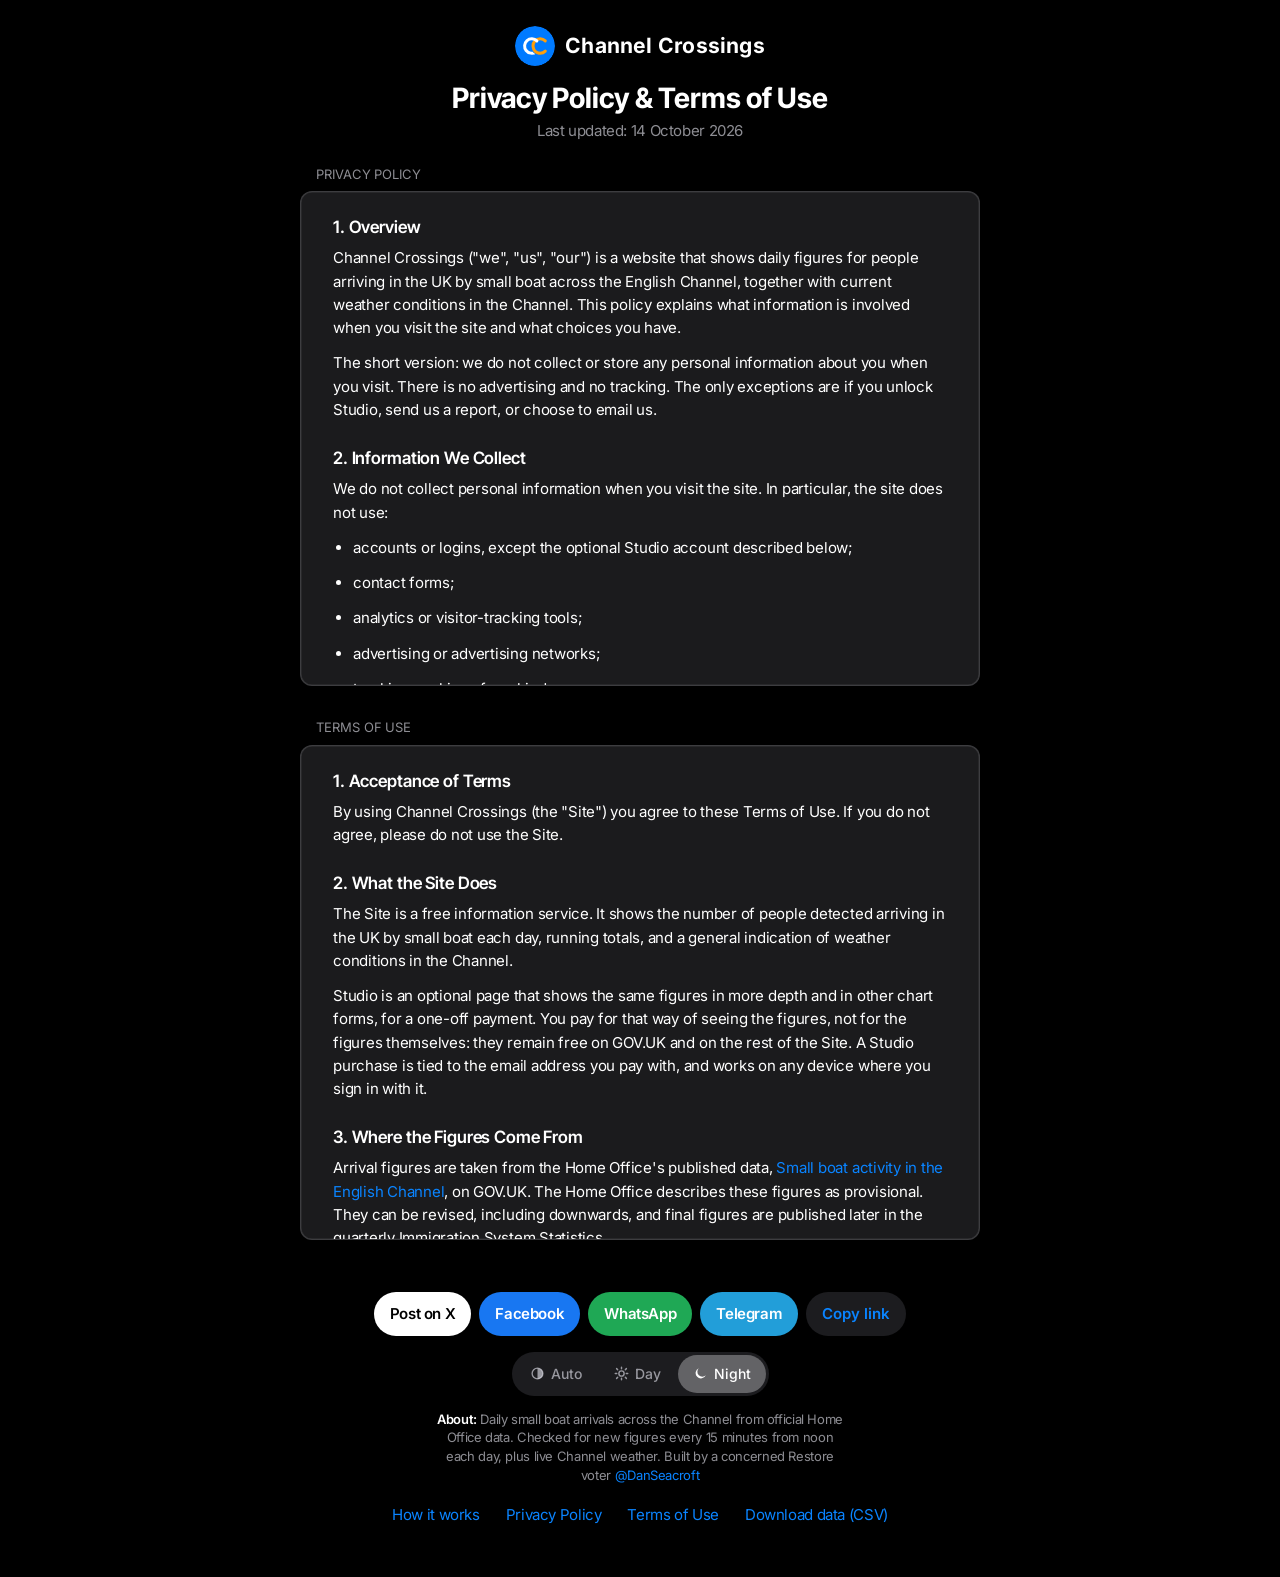
<file: privacy.html>
<!doctype html>
<html lang="en-GB">
<head>
<meta charset="utf-8">
<meta name="viewport" content="width=device-width,initial-scale=1,viewport-fit=cover">
<meta name="description" content="Privacy Policy and Terms of Use for Channel Crossings.">
<link rel="canonical" href="https://channelcrossings.world/privacy.html">
<meta name="theme-color" content="#FFFFFF" media="(prefers-color-scheme: light)">
<meta name="theme-color" content="#000000" media="(prefers-color-scheme: dark)">
<script>/* Night is the default; Day or Auto only when chosen */
function ccTheme(t){var r=document.documentElement;if(t==="auto")r.removeAttribute("data-theme");else r.setAttribute("data-theme",t);
  var c=t==="auto"?null:(t==="light"?"#FFFFFF":"#000000");document.querySelectorAll('meta[name="theme-color"]').forEach(function(m){if(!m.dataset.c)m.dataset.c=m.content;m.content=c||m.dataset.c;});}
try{var t=localStorage.getItem("cc-theme");ccTheme(t==="light"||t==="auto"?t:"dark")}catch(e){ccTheme("dark")}</script>
<title>Privacy Policy &amp; Terms of Use · Channel Crossings</title>
<link rel="icon" href="favicon.svg" type="image/svg+xml">
<link rel="apple-touch-icon" href="apple-touch-icon.png">
<style>
/* Inter for text and Inter Tight for headings and big figures (SIL Open Font License, vendor/): a Helvetica Now look on every device,
   with its spurless G and straight-legged R */
@font-face{font-family:Inter;font-style:normal;font-weight:100 900;font-display:swap;src:url(vendor/inter/inter-latin-ext.woff2) format("woff2");
  unicode-range:U+0100-02AF,U+0304,U+0308,U+0329,U+1E00-1E9F,U+1EF2-1EFF,U+2020,U+20A0-20AB,U+20AD-20C0,U+2113,U+2C60-2C7F,U+A720-A7FF}
@font-face{font-family:Inter;font-style:normal;font-weight:100 900;font-display:swap;src:url(vendor/inter/inter-latin.woff2) format("woff2");
  unicode-range:U+0000-00FF,U+0131,U+0152-0153,U+02BB-02BC,U+02C6,U+02DA,U+02DC,U+0304,U+0308,U+0329,U+2000-206F,U+2074,U+20AC,U+2122,U+2191,U+2193,U+2212,U+2215,U+FEFF,U+FFFD}
@font-face{font-family:"Inter Tight";font-style:normal;font-weight:100 900;font-display:swap;src:url(vendor/inter-tight/inter-tight-latin-ext.woff2) format("woff2");
  unicode-range:U+0100-02BA,U+02BD-02C5,U+02C7-02CC,U+02CE-02D7,U+02DD-02FF,U+0304,U+0308,U+0329,U+1D00-1DBF,U+1E00-1E9F,U+1EF2-1EFF,U+2020,U+20A0-20AB,U+20AD-20C4,U+2113,U+2C60-2C7F,U+A720-A7FF}
@font-face{font-family:"Inter Tight";font-style:normal;font-weight:100 900;font-display:swap;src:url(vendor/inter-tight/inter-tight-latin.woff2) format("woff2");
  unicode-range:U+0000-00FF,U+0131,U+0152-0153,U+02BB-02BC,U+02C6,U+02DA,U+02DC,U+0304,U+0308,U+0329,U+2000-206F,U+20AC,U+2122,U+2191,U+2193,U+2212,U+2215,U+FEFF,U+FFFD}
h1,h2{font-family:"Inter Tight",Inter,"Helvetica Neue",Helvetica,Arial,sans-serif!important;letter-spacing:-.008em!important}   /* headings in Inter Tight, the display cut, which is already tightly spaced */

:root{
  --bg:#FFFFFF; --card:#FFFFFF; --label:#000000; --label2:rgba(60,60,67,.6);
  --sep:rgba(60,60,67,.22); --blue:#007AFF; --fill:rgba(118,118,128,.12);
  --thumb:rgba(60,60,67,.3);
  --font:Inter,"Helvetica Neue",Helvetica,Arial,sans-serif;
}
@media (prefers-color-scheme: dark){
  :root:not([data-theme="light"]){
    color-scheme:dark;
    --bg:#000000; --card:#1C1C1E; --label:#FFFFFF; --label2:rgba(235,235,245,.6);
    --sep:rgba(84,84,88,.6); --blue:#0A84FF; --fill:rgba(118,118,128,.24); --thumb:rgba(235,235,245,.3);
  }
}
:root[data-theme="dark"]{
  color-scheme:dark;
  --bg:#000000; --card:#1C1C1E; --label:#FFFFFF; --label2:rgba(235,235,245,.6);
  --sep:rgba(84,84,88,.6); --blue:#0A84FF; --fill:rgba(118,118,128,.24); --thumb:rgba(235,235,245,.3);
}
*{box-sizing:border-box}
html{-webkit-text-size-adjust:100%;text-size-adjust:100%}
body{
  margin:0; background:var(--bg); color:var(--label);
  font:17px/1.4 var(--font); letter-spacing:-.022em; -webkit-font-smoothing:antialiased;
  display:flex; flex-direction:column; align-items:center;
  padding-block:max(24px, env(safe-area-inset-top, 0px)) max(40px, env(safe-area-inset-bottom, 0px));
  padding-inline:max(16px, env(safe-area-inset-left, 0px)) max(16px, env(safe-area-inset-right, 0px));
}
.wrap{width:100%; max-width:680px; display:flex; flex-direction:column; align-items:center}
h1{font:700 28px/1.15 var(--font); letter-spacing:.013em; margin:0 0 6px; text-align:center; text-wrap:balance}
.updated{font-size:15px; color:var(--label2); margin:0 0 24px; text-align:center}
.section-label{
  width:100%; font-size:13px; font-weight:400; color:var(--label2); text-transform:uppercase;
  letter-spacing:-.005em; margin:0 0 8px; padding-inline:16px;
}
.policy-box + .section-label{margin-top:32px}

/* Each document scrolls inside its own box */
.policy-box{
  width:100%; height:min(55vh, 520px); overflow-y:auto; overflow-x:hidden;
  background:var(--card); border:.5px solid var(--sep); border-radius:12px;
  padding:24px clamp(18px, 4vw, 32px);
  -webkit-overflow-scrolling:touch; overscroll-behavior:contain;
}
.policy-box:focus-visible{outline:2px solid var(--blue); outline-offset:2px}
.policy-box h2{font:600 17px/1.3 var(--font); letter-spacing:-.022em; margin:26px 0 8px}
.policy-box h2:first-child{margin-top:0}
.policy-box p,.policy-box li{font-size:15px; line-height:1.55; letter-spacing:-.016em; margin:0 0 12px}
.policy-box ul{margin:0 0 12px; padding-left:20px}
.policy-box strong{font-weight:600}
.policy-box a{color:var(--blue); text-decoration:none}
.policy-box::-webkit-scrollbar{width:8px}
.policy-box::-webkit-scrollbar-thumb{background:var(--thumb); border-radius:8px}
.policy-box::-webkit-scrollbar-track{background:transparent}
/* phones: the text runs on down the page, no box that scrolls inside the page */
@media (max-width:600px){.policy-box{height:auto; overflow:visible}}

/* shared header and footer, same as the homepage */
.cc-brand{display:flex; align-items:center; justify-content:center; gap:10px; align-self:center; justify-self:center; width:max-content; margin:0 auto 14px; min-height:44px; text-decoration:none; color:var(--label)}
.cc-brand svg{width:40px; height:40px; flex:none; border-radius:50%; box-shadow:0 2px 10px rgba(0,0,0,.18); transition:transform .2s ease}
.cc-brand span{font:700 21px/1.1 var(--font); letter-spacing:.01em}
.cc-brand:focus-visible{outline:2px solid var(--blue); outline-offset:3px; border-radius:22px}
@media (hover:hover){.cc-brand:hover svg{transform:scale(1.06)}}
footer.cc-foot{width:100%; max-width:1180px; margin:32px auto 0; padding:20px 20px 0; color:var(--label2); font-size:13px; line-height:1.45; text-align:center; display:grid; gap:8px; justify-items:center}
footer.cc-foot p{margin:0; max-width:52ch; font-size:13px; line-height:1.45}
footer.cc-foot p a,.ft-nav a{color:var(--blue); text-decoration:none}
footer.cc-foot strong{color:var(--label); font-weight:600}
.ft-nav{display:flex; flex-wrap:wrap; justify-content:center; align-items:center; gap:0 18px; font-size:15px}
.ft-nav a{display:inline-flex; align-items:center; min-height:44px; padding-inline:4px}
@media (hover:hover){footer.cc-foot p a:hover,.ft-nav a:hover{text-decoration:underline}}
/* share buttons (the same as the homepage's), sharing the homepage */
.ft-share{display:flex;flex-wrap:wrap;justify-content:center;gap:8px;margin-bottom:6px}
.sh{appearance:none;border:0;display:inline-flex;align-items:center;justify-content:center;min-height:44px;padding:0 16px;border-radius:999px;font:600 15px/1 var(--font);text-decoration:none;cursor:pointer;color:#fff;touch-action:manipulation}
.sh-x{background:#000}
.sh-fb{background:#1877F2}.sh-wa{background:#1FA855}.sh-tg{background:#229ED9}
.sh-copy,.sh-more{background:var(--fill);color:var(--blue)}
.sh[hidden]{display:none}
.sh:focus-visible{outline:2px solid var(--blue);outline-offset:2px}
@media (hover:hover){.sh:hover{filter:brightness(1.1)}}
:root[data-theme="dark"] .sh-x{background:#fff;color:#000}
@media (prefers-color-scheme:dark){:root:not([data-theme="light"]) .sh-x{background:#fff;color:#000}}
/* appearance switch: Auto, Day or Night (the same on every page) */
.ft-theme{display:inline-flex;gap:2px;padding:3px;margin:2px 0 6px;border-radius:999px;background:var(--fill,rgba(118,118,128,.12))}
.ft-theme button{appearance:none;border:0;background:none;color:var(--label2);display:inline-flex;align-items:center;gap:6px;min-height:38px;padding:0 15px;border-radius:999px;font:500 14px/1 var(--font);letter-spacing:0;cursor:pointer;touch-action:manipulation;transition:background-color .2s ease,color .2s ease}
.ft-theme svg{width:15px;height:15px;flex:none}
.ft-theme button[aria-pressed="true"]{background:#fff;color:#000;box-shadow:0 1px 3px rgba(0,0,0,.12),0 0 0 .5px rgba(0,0,0,.04)}
:root[data-theme="dark"] .ft-theme button[aria-pressed="true"]{background:#636366;color:#fff;box-shadow:none}
@media (prefers-color-scheme:dark){:root:not([data-theme="light"]) .ft-theme button[aria-pressed="true"]{background:#636366;color:#fff;box-shadow:none}}
@media (hover:hover){.ft-theme button[aria-pressed="false"]:hover{color:var(--label)}}
button,input,select,textarea{font:inherit}

/* Night: frosted boxes */
:root[data-theme="dark"] .policy-box{background:rgba(44,44,48,.62);-webkit-backdrop-filter:blur(20px) saturate(160%);backdrop-filter:blur(20px) saturate(160%);box-shadow:inset 0 0 0 .5px rgba(255,255,255,.12)}
@media (prefers-color-scheme:dark){:root:not([data-theme="light"]) .policy-box{background:rgba(44,44,48,.62);-webkit-backdrop-filter:blur(20px) saturate(160%);backdrop-filter:blur(20px) saturate(160%);box-shadow:inset 0 0 0 .5px rgba(255,255,255,.12)}}
</style>
</head>
<body>
<main class="wrap">
  <a class="cc-brand" href="./" aria-label="Channel Crossings home"><svg viewBox="0 0 400 400" aria-hidden="true"><circle cx="200" cy="200" r="200" fill="#007AFF"></circle><path d="M302.9 149.1 A72 72 0 1 0 302.9 250.9" fill="none" stroke="#FF9F0A" stroke-width="30" stroke-linecap="round"></path><path d="M218.9 149.1 A72 72 0 1 0 209.3 259.0" fill="none" stroke="#FFFFFF" stroke-width="30" stroke-linecap="round"></path><path d="M239.5 270.9 A72 72 0 0 1 184.3 224.6" fill="none" stroke="#007AFF" stroke-width="44" stroke-linecap="butt"></path><path d="M243.2 271.5 A72 72 0 0 1 183.1 221.1" fill="none" stroke="#FF9F0A" stroke-width="30" stroke-linecap="butt"></path></svg><span>Channel Crossings</span></a>

  <h1>Privacy Policy &amp; Terms of Use</h1>
  <p class="updated">Last updated: 14 October 2026</p>

  <p class="section-label">Privacy Policy</p>
  <div class="policy-box" tabindex="0" role="region" aria-label="Privacy Policy, scrollable">

    <h2>1. Overview</h2>
    <p>Channel Crossings ("we", "us", "our") is a website that shows daily figures for people arriving in the UK by small boat across the English Channel, together with current weather conditions in the Channel. This policy explains what information is involved when you visit the site and what choices you have.</p>
    <p>The short version: we do not collect or store any personal information about you when you visit. There is no advertising and no tracking. The only exceptions are if you unlock Studio, send us a report, or choose to email us.</p>

    <h2>2. Information We Collect</h2>
    <p>We do not collect personal information when you visit the site. In particular, the site does not use:</p>
    <ul>
      <li>accounts or logins, except the optional Studio account described below;</li>
      <li>contact forms;</li>
      <li>analytics or visitor-tracking tools;</li>
      <li>advertising or advertising networks;</li>
      <li>tracking cookies of any kind.</li>
    </ul>
    <p>We do not ask for your location. The weather shown on the site is for the Channel itself: the Dover Strait, and any spot on the map you tap or point at. It is never for where you are.</p>
    <p><strong>If you unlock Studio.</strong> Studio, the optional paid page of charts, uses your email address as your account. When you pay, Stripe receives your email address and payment details to take the payment and send your receipt; we never see your card details. When you ask for a sign-in link, your email address is used to send it. We use your email address only to check whether it has unlocked Studio and to send the sign-in links you ask for. We do not add you to any mailing list or share it with anyone else. Stripe keeps payment records as the law requires; you can ask us to delete anything else at any time.</p>
    <p><strong>If you report a crossing.</strong> The Report Channel Crossing form sends us what you write and the time you sent it. We use it only to look into the sighting. It is passed on to us privately by Web3Forms, is never shown on this site and is not stored here. Please don't name or describe anyone in a report.</p>
    <p><strong>If you email us.</strong> If you choose to contact us at <a href="mailto:x.chancrossings@gmail.com">x.chancrossings@gmail.com</a>, we receive your email address and whatever you include in your message. We use this only to read and reply to you. We do not add you to any mailing list or share your details with anyone. Emails are kept only as long as needed to deal with your message, and you can ask us to delete them at any time. Our email is provided by Google (Gmail), which processes messages under <a href="https://policies.google.com/privacy" target="_blank" rel="noopener">Google's Privacy Policy</a>.</p>

    <h2>3. Information Stored on Your Device</h2>
    <p>To make the site work better, your browser keeps a few things on your own device:</p>
    <ul>
      <li><strong>Closed notices:</strong> if you close the "New figures incoming" notice, your browser remembers that for the rest of the day so it does not keep reappearing.</li>
      <li><strong>Your appearance choice:</strong> if you pick Day or Night instead of Auto.</li>
      <li><strong>Closed breaking news:</strong> the last news story you closed, so it stays closed until a newer one arrives.</li>
      <li><strong>Your last visit:</strong> the date of the latest figures you saw, so the site can mark figures that are new since then.</li>
      <li><strong>Your Studio sign-in and choices:</strong> if you use Studio, a token that keeps you signed in on this device, your email address, and the chart styles you picked.</li>
      <li><strong>An offline copy:</strong> a saved copy of the site's pages and figures, so it opens quickly and still works without a signal.</li>
    </ul>
    <p>All of this stays on your device and is never sent to us or anyone else. You can remove it at any time by clearing your browser's data for this site.</p>

    <h2>4. Third-Party Services</h2>
    <p>Like every website, Channel Crossings relies on a few outside services to work. When your browser connects to them, they receive the technical details that any web request carries, such as your IP address and browser type. Each handles that information under its own privacy policy:</p>
    <ul>
      <li><strong>GitHub Pages</strong> hosts the website. GitHub may log visitors' IP addresses for security and to keep the service running. See <a href="https://docs.github.com/en/site-policy/privacy-policies/github-general-privacy-statement" target="_blank" rel="noopener">GitHub's Privacy Statement</a>.</li>
      <li><strong>Open-Meteo</strong> provides the weather forecasts. Your browser requests the forecast directly from Open-Meteo each time the page loads and every 30 minutes while it is open. See <a href="https://open-meteo.com/en/terms" target="_blank" rel="noopener">Open-Meteo's terms and privacy information</a>.</li>
      <li><strong>Esri</strong> provides the map itself. Your browser downloads the map images from Esri's servers as the map is shown. See <a href="https://www.esri.com/en-us/privacy/overview" target="_blank" rel="noopener">Esri's privacy statement</a>.</li>
      <li><strong>Web3Forms</strong> (web3forms.com) passes on the Report Channel Crossing form. Your browser only contacts it if you send a report, and it forwards the report to us by email. See <a href="https://web3forms.com/privacy" target="_blank" rel="noopener">Web3Forms' Privacy Policy</a>.</li>
      <li><strong>Stripe</strong> takes payments for Studio. Your browser only goes to Stripe if you choose to pay, and Stripe handles your payment details under <a href="https://stripe.com/gb/privacy" target="_blank" rel="noopener">Stripe's Privacy Policy</a>.</li>
      <li><strong>Cloudflare</strong> runs the small service that checks Studio accounts. Your browser only contacts it when you open Studio after signing in, pay, or ask for a sign-in link. See <a href="https://www.cloudflare.com/privacypolicy/" target="_blank" rel="noopener">Cloudflare's Privacy Policy</a>.</li>
      <li><strong>Resend</strong> sends Studio sign-in emails to the address you give. See <a href="https://resend.com/legal/privacy-policy" target="_blank" rel="noopener">Resend's Privacy Policy</a>.</li>
      <li><strong>Our domain name provider</strong> directs visitors from our web address to the site. It does not see what you do on the site.</li>
    </ul>
    <p>The crossing figures themselves are collected from GOV.UK by an automated process on GitHub's servers. Your browser never contacts GOV.UK.</p>

    <p><strong>Share buttons.</strong> The X, Facebook, WhatsApp and Telegram buttons are plain links. Nothing is loaded from those services and nothing is shared with them unless you tap a button, which opens their site or app with a ready-made post under their own privacy policy.</p>

    <h2>5. Cookies</h2>
    <p>Channel Crossings does not set any cookies. The items described in Section 3 use your browser's own storage, which is not shared with anyone.</p>

    <h2>6. Links to Other Websites</h2>
    <p>The site links to other websites, including GOV.UK and Open-Meteo. We are not responsible for how those sites handle your information. Please read their privacy policies.</p>

    <h2>7. Children</h2>
    <p>Channel Crossings is a general-audience information site, and we do not knowingly collect information from anyone under 13.</p>

    <h2>8. Your Rights</h2>
    <p>Under UK data protection law (the UK GDPR and the Data Protection Act 2018) you have rights over personal data held about you, including the right to access it and to ask for it to be deleted. Because we do not hold personal data about visitors, there is normally nothing for us to provide or delete, apart from any emails you have sent us (see Section 2), which we will provide or delete on request. For information held by the services in Section 4, contact them directly. If you have concerns, you can also contact the Information Commissioner's Office at <a href="https://ico.org.uk" target="_blank" rel="noopener">ico.org.uk</a>.</p>

    <h2>9. Changes to This Policy</h2>
    <p>If the site changes in a way that affects your privacy, for example by adding a contact form or analytics, we will update this policy first and change the date at the top of this page.</p>

    <h2>10. Contact</h2>
    <p>Questions about this policy can be sent to <a href="mailto:x.chancrossings@gmail.com">x.chancrossings@gmail.com</a>.</p>

  </div>

  <p class="section-label" id="terms">Terms of Use</p>
  <div class="policy-box" tabindex="0" role="region" aria-label="Terms of Use, scrollable">

    <h2>1. Acceptance of Terms</h2>
    <p>By using Channel Crossings (the "Site") you agree to these Terms of Use. If you do not agree, please do not use the Site.</p>

    <h2>2. What the Site Does</h2>
    <p>The Site is a free information service. It shows the number of people detected arriving in the UK by small boat each day, running totals, and a general indication of weather conditions in the Channel.</p>
    <p>Studio is an optional page that shows the same figures in more depth and in other chart forms, for a one-off payment. You pay for that way of seeing the figures, not for the figures themselves: they remain free on GOV.UK and on the rest of the Site. A Studio purchase is tied to the email address you pay with, and works on any device where you sign in with it.</p>

    <h2>3. Where the Figures Come From</h2>
    <p>Arrival figures are taken from the Home Office's published data, <a href="https://www.gov.uk/government/publications/migrants-detected-crossing-the-english-channel-in-small-boats" target="_blank" rel="noopener">Small boat activity in the English Channel</a>, on GOV.UK. The Home Office describes these figures as provisional. They can be revised, including downwards, and final figures are published later in the quarterly Immigration System Statistics.</p>
    <p>Channel Crossings is an independent site. It is not run by, affiliated with or endorsed by the Home Office, Border Force or any part of the UK Government.</p>
    <p>Contains public sector information licensed under the <a href="https://www.nationalarchives.gov.uk/doc/open-government-licence/version/3/" target="_blank" rel="noopener">Open Government Licence v3.0</a>.</p>

    <h2>4. Accuracy</h2>
    <p>We update the figures automatically each day and try to show them accurately, but we cannot guarantee that the Site is always complete, current or error-free. Figures may be delayed, missing or later revised by the Home Office. For official figures, always check GOV.UK directly. Year-to-date totals and comparisons with earlier years are calculated by the Site from the published figures.</p>

    <h2>5. Channel Conditions</h2>
    <p>The Channel conditions notice uses forecast data from <a href="https://open-meteo.com/" target="_blank" rel="noopener">Open-Meteo</a>, licensed under <a href="https://creativecommons.org/licenses/by/4.0/" target="_blank" rel="noopener">CC BY 4.0</a>. The "calm", "moderate" and "rough" ratings are a simple guide based on wind speed and wave height at one point in the Dover Strait, used to give context to the arrival figures.</p>
    <p><strong>This is not a marine forecast. Do not use it for navigation or to decide whether it is safe to go to sea.</strong> Conditions in the Channel change quickly and it is one of the busiest shipping lanes in the world. For sea-safety information, use the Met Office Shipping Forecast and official maritime sources.</p>

    <h2>6. Acceptable Use</h2>
    <p>You agree not to:</p>
    <ul>
      <li>use the Site for any unlawful purpose;</li>
      <li>try to disrupt, damage or gain unauthorised access to the Site or the services it relies on;</li>
      <li>present the Site's content as official government data, or edit figures and pass them off as coming from the Site.</li>
    </ul>
    <p>You are welcome to share and quote the figures, as long as you credit the Home Office as the source.</p>

    <h2>7. Intellectual Property</h2>
    <p>The Channel Crossings name, logo and site design belong to us. The underlying arrival figures belong to the Crown and are available under the Open Government Licence, and the weather data belongs to Open-Meteo under CC BY 4.0. These Terms do not give you any right to use our name or logo in a way that suggests we endorse you.</p>

    <h2>8. No Warranty</h2>
    <p>The Site is provided "as is" and "as available", without any promise that it will be accurate, uninterrupted or suitable for any particular purpose.</p>

    <h2>9. Limitation of Liability</h2>
    <p>As far as the law allows, we are not liable for any loss or damage arising from your use of the Site or reliance on anything shown on it. Nothing in these Terms limits liability that cannot be limited under the law of England and Wales.</p>

    <h2>10. Links to Other Websites</h2>
    <p>The Site links to websites run by others. We do not control them and are not responsible for their content.</p>

    <h2>11. Changes and Availability</h2>
    <p>We may change the Site, or these Terms, at any time. We may also pause or close the Site without notice. The date at the top of this page shows when these Terms last changed.</p>

    <h2>12. Governing Law</h2>
    <p>These Terms are governed by the law of England and Wales, and the courts of England and Wales have jurisdiction over any dispute.</p>

    <h2>13. Contact</h2>
    <p>Questions about these Terms can be sent to <a href="mailto:x.chancrossings@gmail.com">x.chancrossings@gmail.com</a>.</p>

  </div>

</main>
<footer class="cc-foot">
  <div class="ft-share" role="group" aria-label="Share Channel Crossings"><a class="sh sh-x" href="https://x.com/intent/post?url=https%3A%2F%2Fchannelcrossings.world%2F" target="_blank" rel="noopener">Post on X</a><a class="sh sh-fb" href="https://www.facebook.com/sharer/sharer.php?u=https%3A%2F%2Fchannelcrossings.world%2F" target="_blank" rel="noopener" aria-label="Share on Facebook">Facebook</a><a class="sh sh-wa" href="https://wa.me/?text=https%3A%2F%2Fchannelcrossings.world%2F" target="_blank" rel="noopener" aria-label="Share on WhatsApp">WhatsApp</a><a class="sh sh-tg" href="https://t.me/share/url?url=https%3A%2F%2Fchannelcrossings.world%2F" target="_blank" rel="noopener" aria-label="Share on Telegram">Telegram</a><button type="button" class="sh sh-copy" id="shCopy">Copy link</button><button type="button" class="sh sh-more" id="shMore" hidden>More…</button></div>
  <div class="ft-theme" role="group" aria-label="Appearance"><button type="button" data-mode="auto" aria-pressed="true"><svg viewBox="0 0 24 24" aria-hidden="true"><circle cx="12" cy="12" r="8.6" fill="none" stroke="currentColor" stroke-width="2.2"/><path d="M12 3.4a8.6 8.6 0 0 1 0 17.2z" fill="currentColor"/></svg>Auto</button><button type="button" data-mode="light" aria-pressed="false"><svg viewBox="0 0 24 24" fill="none" stroke="currentColor" stroke-width="2.3" stroke-linecap="round" aria-hidden="true"><circle cx="12" cy="12" r="4.2"/><path d="M12 2v2.4M12 19.6V22M4.2 4.2l1.7 1.7M18.1 18.1l1.7 1.7M2 12h2.4M19.6 12H22M4.2 19.8l1.7-1.7M18.1 5.9l1.7-1.7"/></svg>Day</button><button type="button" data-mode="dark" aria-pressed="false"><svg viewBox="0 0 24 24" fill="currentColor" aria-hidden="true"><path d="M20.5 14.7A8.5 8.5 0 1 1 9.3 3.5a7 7 0 0 0 11.2 11.2Z"/></svg>Night</button></div>
  <p><strong>About:</strong> Daily small boat arrivals across the Channel from official Home Office data. Checked for new figures every 15 minutes from noon each day, plus live Channel weather. Built by a concerned Restore voter <a href="https://x.com/XDanSeacroft" target="_blank" rel="noopener">@DanSeacroft</a></p>
  <nav class="ft-nav" aria-label="Site links"><a href="how-it-works.html">How it works</a><a href="privacy.html">Privacy Policy</a><a href="privacy.html#terms">Terms of Use</a><a href="data.csv" download="channel-crossings-daily.csv">Download data (CSV)</a></nav>
</footer>
<script>
/* appearance switch: Auto, Day or Night, shared with the homepage */
(function(){
  var root = document.documentElement, btns = document.querySelectorAll(".ft-theme button");
  function show(){ var m = root.getAttribute("data-theme") || "auto"; btns.forEach(function(b){ b.setAttribute("aria-pressed", b.getAttribute("data-mode") === m); }); }
  btns.forEach(function(b){ b.addEventListener("click", function(){
    var n = b.getAttribute("data-mode");
    ccTheme(n);
    try{ localStorage.setItem("cc-theme", n); }catch(e){}
    show();
  }); });
  show();
})();
/* share buttons: copy the homepage link, or open the phone's own share menu */
(function(){
  var url = "https://channelcrossings.world/", copy = document.getElementById("shCopy"), more = document.getElementById("shMore"), t;
  copy.addEventListener("click", function(){
    if(!navigator.clipboard) return;
    navigator.clipboard.writeText(url).then(function(){ copy.textContent = "Copied"; clearTimeout(t); t = setTimeout(function(){ copy.textContent = "Copy link"; }, 2000); }, function(){});
  });
  if(navigator.share){ more.hidden = false; more.addEventListener("click", function(){ navigator.share({title:"Channel Crossings", url:url}).catch(function(){}); }); }
})();
</script>
</body>
</html>
</file>
